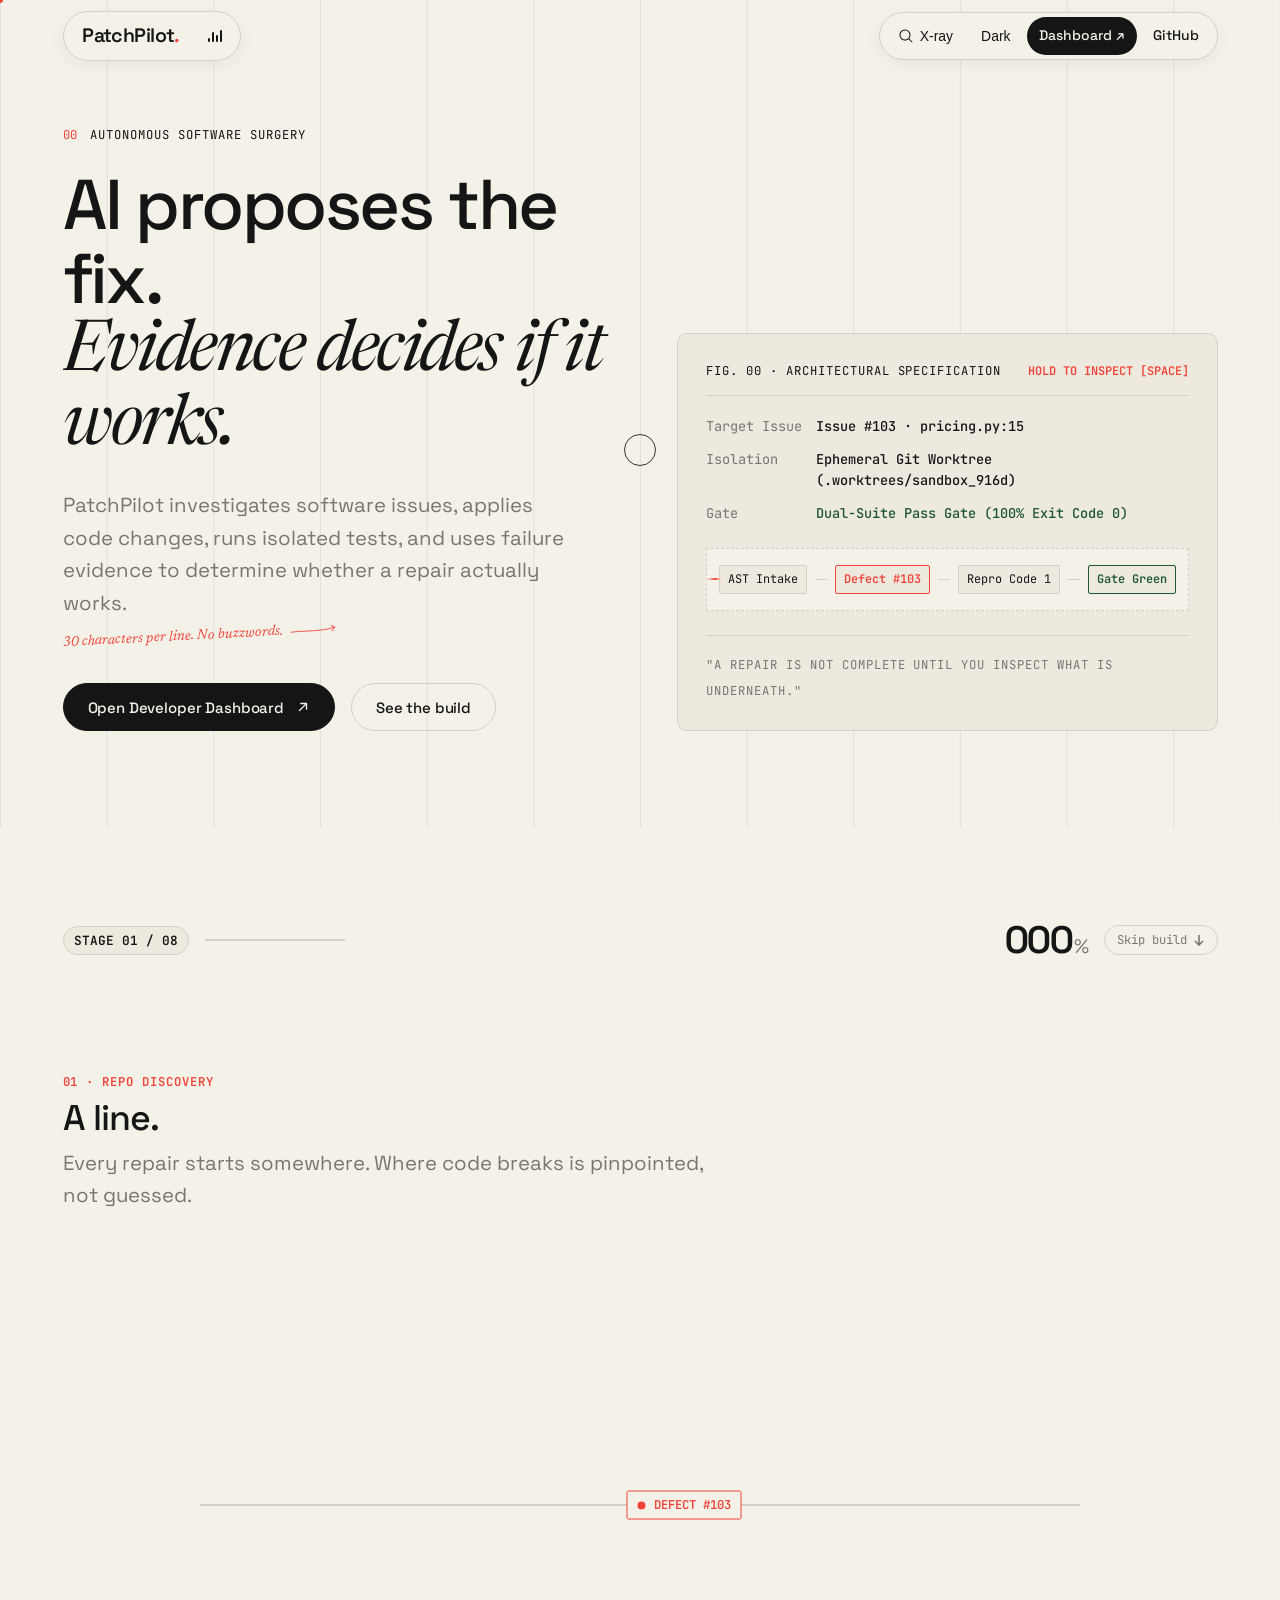
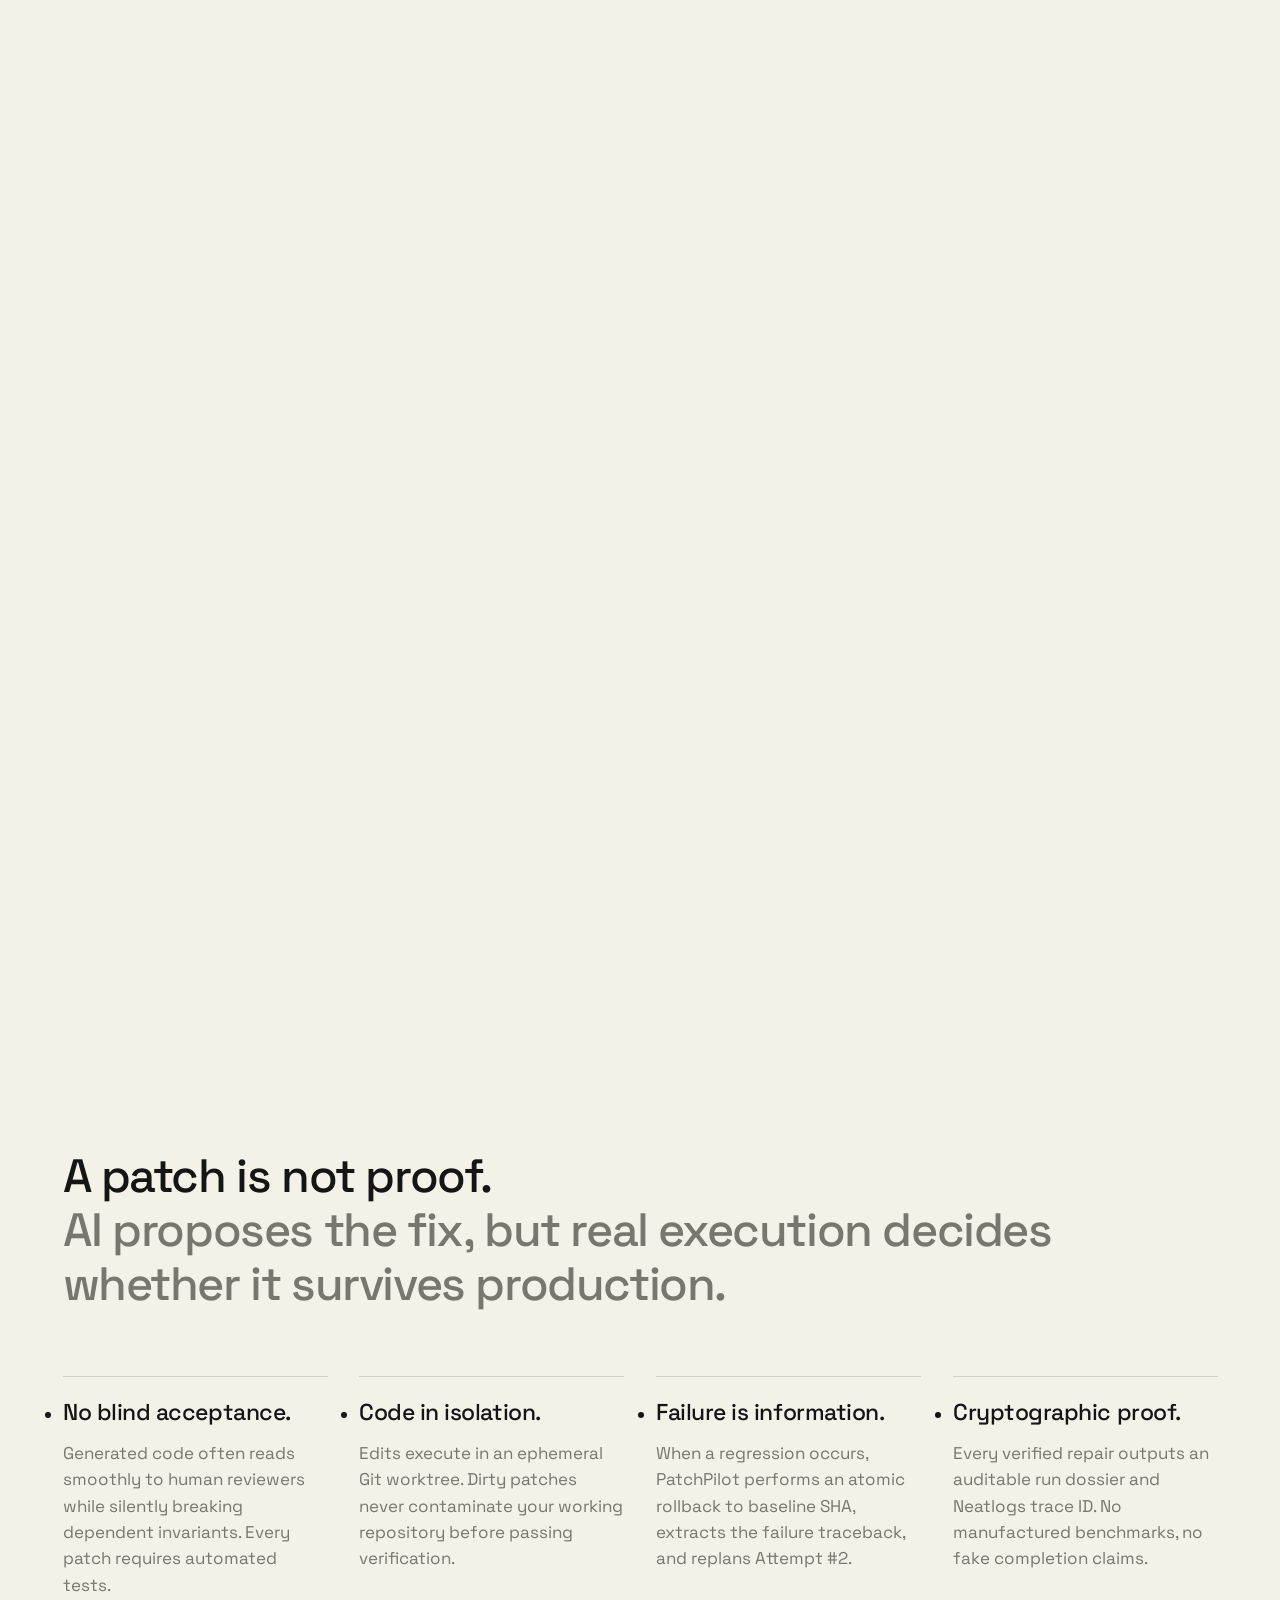
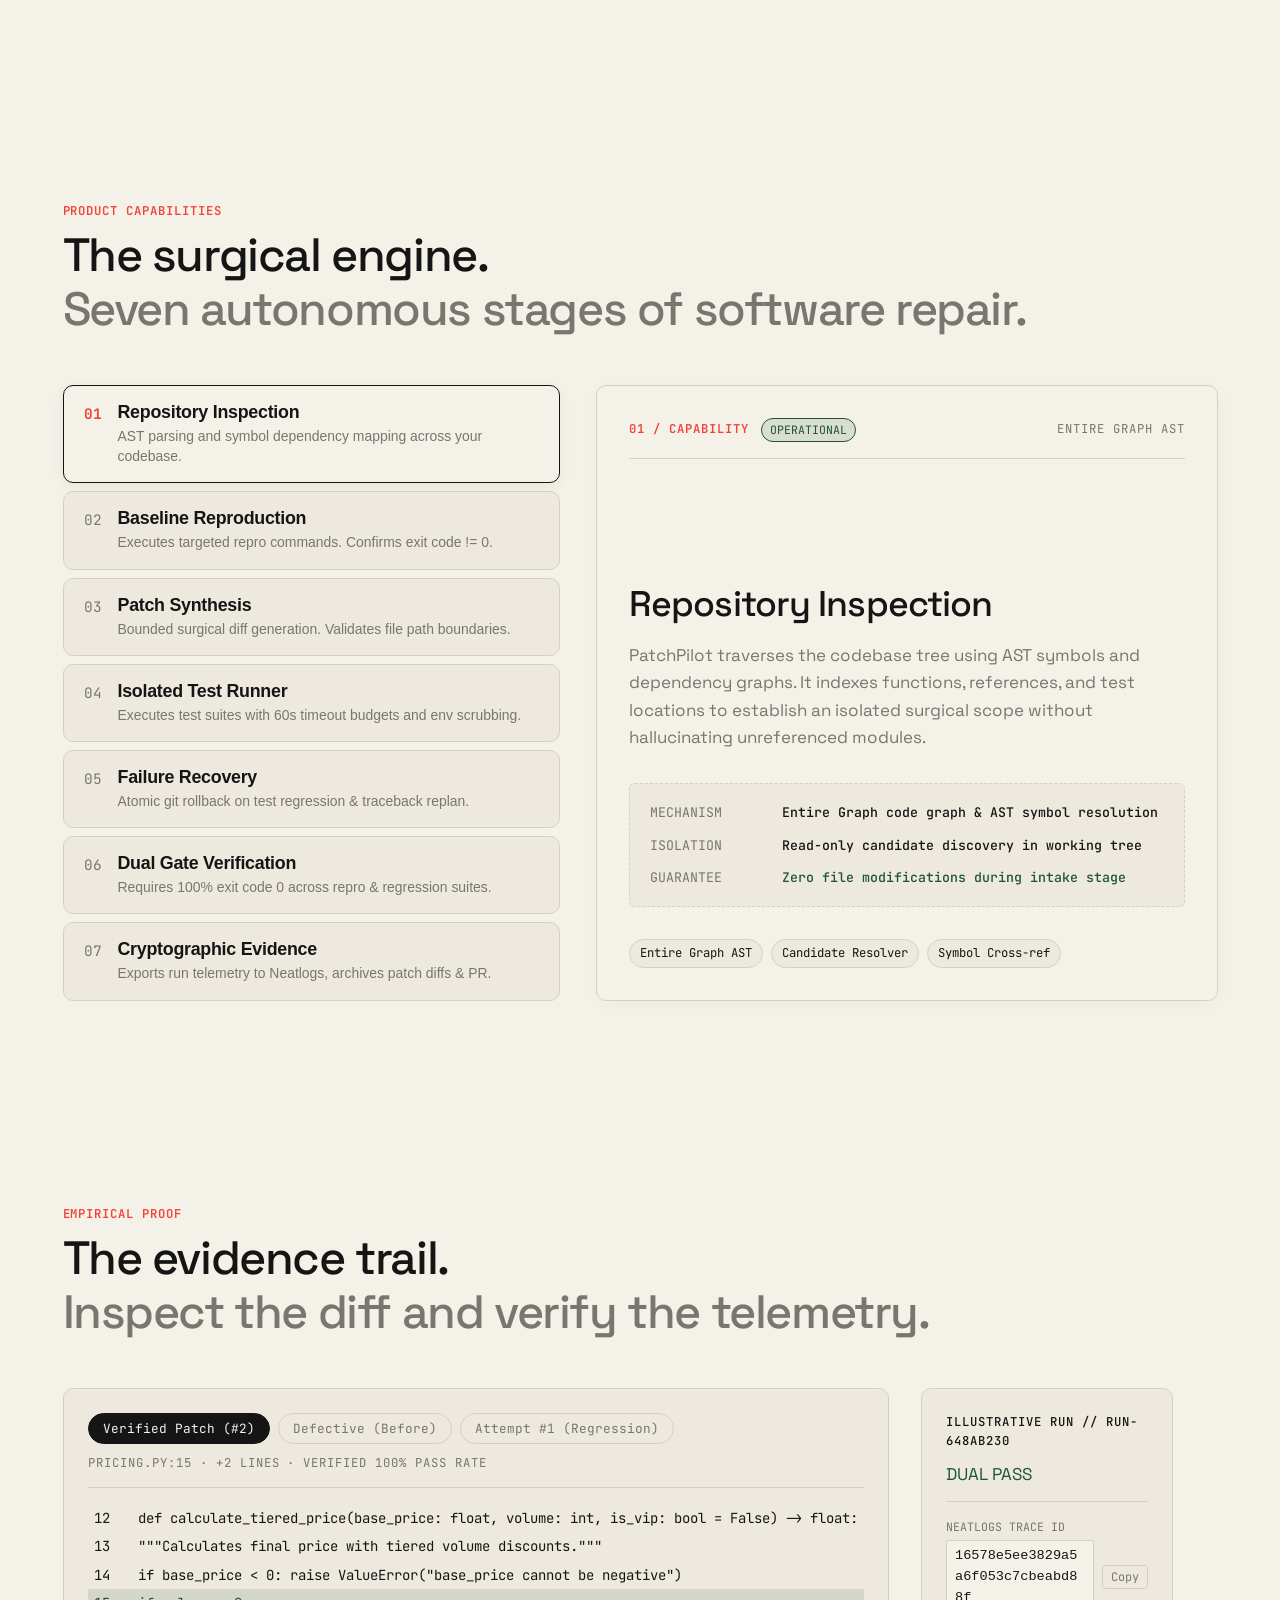
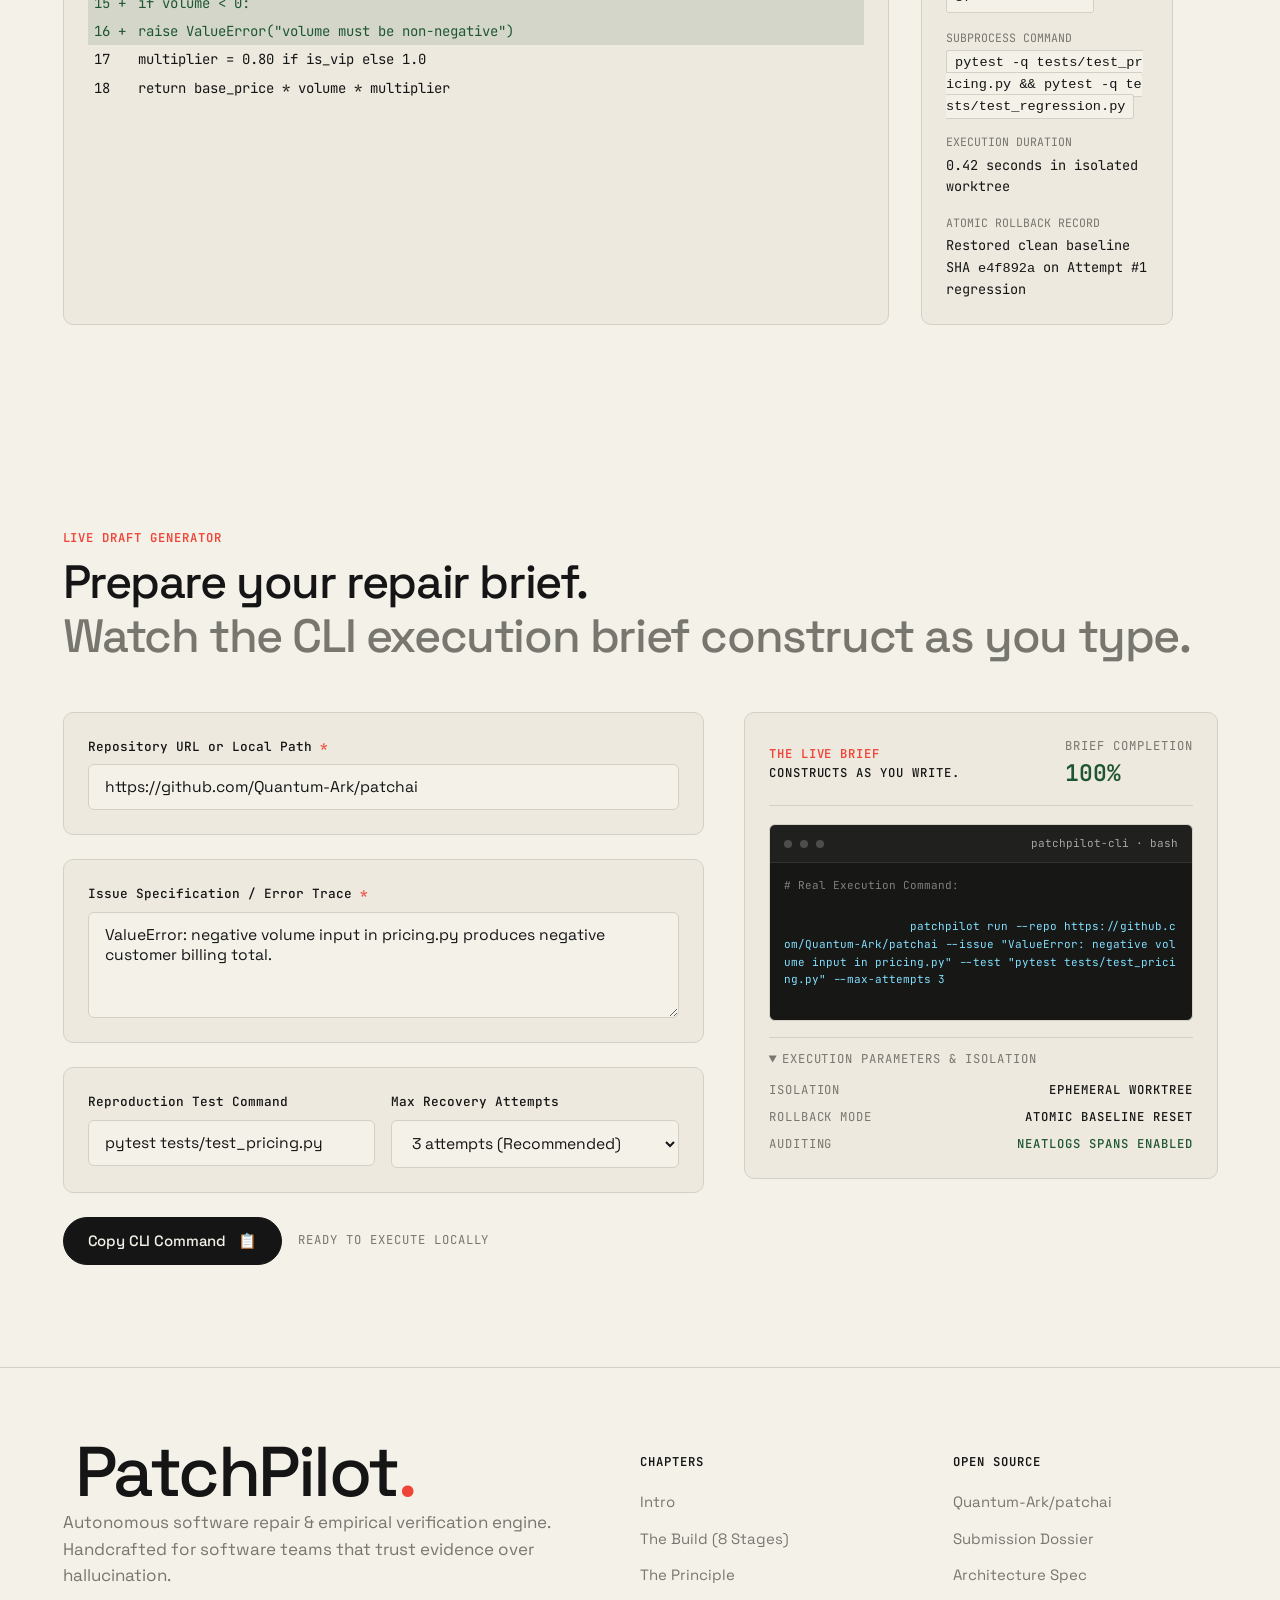
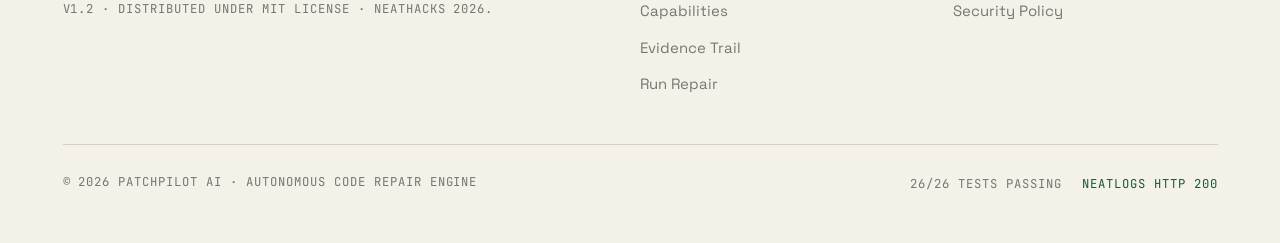
<file: web/index.html>
<!DOCTYPE html>
<html lang="en" data-theme="light">
<head>
  <meta charset="utf-8">
  <meta name="viewport" content="width=device-width, initial-scale=1">
  <title>PatchPilot AI — Autonomous Software Repair &amp; Empirical Proof</title>
  <meta name="description" content="AI proposes the fix. Evidence decides if it works. Autonomous code repair, baseline reproduction, atomic rollback, and empirical verification.">
  <link rel="preconnect" href="https://fonts.googleapis.com">
  <link rel="preconnect" href="https://fonts.gstatic.com" crossorigin>
  <link href="https://fonts.googleapis.com/css2?family=Space+Grotesk:wght@300;400;500;600;700&family=JetBrains+Mono:wght@400;500;600&family=Newsreader:ital,opsz,wght@1,6..72,400;1,6..72,500&display=swap" rel="stylesheet">
  <link rel="stylesheet" href="style.css">
</head>
<body class="metic-body">

  <a href="#main-content" class="skip-link">Skip to content</a>

  <!-- ======================================================================
       INTERACTIVE ARCHITECTURAL CURSOR
       ====================================================================== -->
  <div id="custom-cursor" class="custom-cursor" aria-hidden="true">
    <div class="cursor-dot" id="cursor-dot"></div>
    <div class="cursor-ring" id="cursor-ring">
      <span class="cursor-cross-h"></span>
      <span class="cursor-cross-v"></span>
    </div>
    <div class="cursor-badge" id="cursor-badge"></div>
  </div>

  <!-- ======================================================================
       SIGNATURE INTERACTION: THE INSPECTION LENS (X-RAY LAYER)
       ====================================================================== -->
  <div id="inspection-lens-layer" class="inspection-lens-layer" aria-hidden="true">
    <div id="lens-circle" class="lens-circle">
      <div class="lens-crosshair-h"></div>
      <div class="lens-crosshair-v"></div>
      <div class="lens-readout" id="lens-readout">
        <span class="readout-coord" id="readout-coord">X: 000  Y: 000</span>
        <span class="readout-target" id="readout-target">&lt;surface&gt;</span>
        <span class="readout-dim" id="readout-dim">0 × 0 px</span>
        <span class="readout-token" id="readout-token">--surface-base: #F4F1E9</span>
      </div>
    </div>
  </div>

  <!-- Blueprint X-Ray Guide Layer (Clipped to circular lens window) -->
  <div id="blueprint-guide-layer" class="blueprint-guide-layer" aria-hidden="true">
    <svg class="blueprint-svg-canvas" id="blueprint-svg" xmlns="http://www.w3.org/2000/svg"></svg>
  </div>

  <!-- ======================================================================
       HEADER: MINIMAL PRINTED ARCHITECTURAL PILL NAV
       ====================================================================== -->
  <header class="metic-header" id="site-header" data-inspect-label="nav-header">
    <div class="shell header-shell">
      
      <!-- Left Pill: Wordmark & Audio Toggle -->
      <div class="nav-pill nav-pill-left">
        <a href="#" class="brand-link" aria-label="PatchPilot AI home" data-inspect-label="wordmark">
          <span class="brand-text">PatchPilot<span class="text-accent">.</span></span>
        </a>
        <button type="button" class="btn-icon-sound" id="btn-sound-toggle" aria-pressed="false" aria-label="Toggle sound feedback" title="Toggle audio clicks">
          <span class="sound-bars" aria-hidden="true">
            <i></i><i></i><i></i><i></i>
          </span>
        </button>
      </div>

      <!-- Center Readout: Build Scroll Progress (Only active during #build-sequence) -->
      <div class="nav-center-readout" id="nav-center-readout" aria-hidden="true">
        <span class="nav-progress-track">
          <span class="nav-progress-fill" id="nav-progress-fill"></span>
        </span>
        <span class="measure" id="nav-step-label">01 / 08 · A line</span>
      </div>

      <!-- Right Pill: X-Ray, Theme Switcher, Quick Brief, Menu -->
      <div class="nav-pill nav-pill-right">
        <button type="button" class="nav-item btn-xray" id="btn-nav-xray" aria-pressed="false" title="X-ray: inspect underlying DOM geometry [Space]" data-inspect-label="btn-xray">
          <svg viewBox="0 0 256 256" width="16" height="16" fill="currentColor" aria-hidden="true">
            <path d="M229.66,218.34l-50.07-50.06a88.11,88.11,0,1,0-11.31,11.31l50.06,50.07a8,8,0,0,0,11.32-11.32ZM40,112a72,72,0,1,1,72,72A72.08,72.08,0,0,1,40,112Z"/>
          </svg>
          <span class="btn-label-desktop">X-ray</span>
        </button>

        <button type="button" class="nav-item btn-theme-toggle" id="btn-theme-toggle" aria-label="Toggle theme" title="Toggle light/dark theme">
          <span class="theme-label-text" id="theme-icon-label">Dark</span>
        </button>

        <a href="/dashboard.html" class="nav-item btn-start-nav max-md-hidden" data-inspect-label="link-dashboard">
          <span>Dashboard ↗</span>
        </a>

        <a href="https://github.com/Quantum-Ark/patchai" target="_blank" rel="noopener noreferrer" class="nav-item nav-github-link" title="GitHub Repository">
          <span>GitHub</span>
        </a>
      </div>

    </div>
  </header>

  <!-- ======================================================================
       MAIN CONTENT
       ====================================================================== -->
  <main id="main-content">

    <!-- --------------------------------------------------------------------
         HERO SECTION: CALM EDITORIAL INTRO WITH CALIBRATION BOARD
         -------------------------------------------------------------------- -->
    <section class="hero-section" id="hero" data-inspect-label="hero-section">
      <div class="shell">
        <div class="hero-grid" data-inspect-label="hero-grid">
          
          <div class="hero-content-col" data-inspect-label="hero-content">
            <div class="hero-eyebrow">
              <span class="measure text-accent">00</span>
              <span class="measure">AUTONOMOUS SOFTWARE SURGERY</span>
            </div>

            <h1 class="display-1 hero-headline" id="hero-headline" data-inspect-label="hero-headline">
              <span class="kinetic-line">
                <span class="kinetic-word" style="--w-idx: 0">AI</span>
                <span class="kinetic-word" style="--w-idx: 1">proposes</span>
                <span class="kinetic-word" style="--w-idx: 2">the</span>
                <span class="kinetic-word" style="--w-idx: 3">fix.</span>
              </span><br>
              <span class="kinetic-line heading-italic">
                <span class="kinetic-word" style="--w-idx: 4">Evidence</span>
                <span class="kinetic-word" style="--w-idx: 5">decides</span>
                <span class="kinetic-word" style="--w-idx: 6">if</span>
                <span class="kinetic-word" style="--w-idx: 7">it</span>
                <span class="kinetic-word" style="--w-idx: 8">works.</span>
              </span>
            </h1>

            <div class="hero-lead-wrapper">
              <p class="lead hero-lead" data-inspect-label="hero-lead">
                PatchPilot investigates software issues, applies code changes, runs isolated tests, and uses failure evidence to determine whether a repair actually works.
              </p>
              
              <!-- Subtle handwritten engineering annotation -->
              <span class="secret-annotation" style="--tilt: -3deg;" aria-hidden="true">
                <span class="annotation-text">30 characters per line. No buzzwords.</span>
                <svg viewBox="0 0 100 24" class="annotation-arrow" fill="none" stroke="currentColor" stroke-width="1.8">
                  <path d="M4 12C32 10 70 14 96 6M88 2L96 6L90 14"/>
                </svg>
              </span>
            </div>

            <div class="hero-actions">
              <a href="/dashboard.html" class="btn btn-primary" id="hero-cta-dashboard" data-inspect-label="btn-dashboard">
                <span class="btn-glow" aria-hidden="true"></span>
                <span>Open Developer Dashboard</span>
                <span class="btn-dot">
                  <svg viewBox="0 0 256 256" width="14" height="14" fill="currentColor">
                    <path d="M204,64V168a12,12,0,0,1-24,0V93L72.49,200.49a12,12,0,0,1-17-17L163,76H88a12,12,0,0,1,0-24H192A12,12,0,0,1,204,64Z"/>
                  </svg>
                </span>
              </a>

              <a href="#build-sequence" class="btn btn-secondary" id="hero-cta-build" data-inspect-label="btn-build">
                <span class="btn-glow" aria-hidden="true"></span>
                <span>See the build</span>
              </a>
            </div>
          </div>

          <!-- Right Hero Visual: Architectural Calibration Board -->
          <div class="hero-visual-col" data-inspect-label="hero-schematic">
            <div class="hero-schematic-board tilt-card" id="hero-board">
              <div class="board-top-bar">
                <span class="measure">FIG. 00 · ARCHITECTURAL SPECIFICATION</span>
                <button type="button" class="board-hold-prompt" id="btn-hero-inspect-prompt" title="Click to inspect underlying layout">
                  HOLD TO INSPECT [SPACE]
                </button>
              </div>

              <div class="board-body">
                <div class="board-meta-row">
                  <span class="board-key">Target Issue</span>
                  <span class="board-val">Issue #103 · pricing.py:15</span>
                </div>
                <div class="board-meta-row">
                  <span class="board-key">Isolation</span>
                  <span class="board-val">Ephemeral Git Worktree (.worktrees/sandbox_916d)</span>
                </div>
                <div class="board-meta-row">
                  <span class="board-key">Gate</span>
                  <span class="board-val text-verified">Dual-Suite Pass Gate (100% Exit Code 0)</span>
                </div>
                
                <!-- Animated DAG Pipeline Graphic -->
                <div class="board-diagram-wire">
                  <div class="wire-pulse-track" aria-hidden="true">
                    <span class="wire-pulse-node"></span>
                  </div>
                  <div class="wire-point wire-idle">AST Intake</div>
                  <div class="wire-dash"></div>
                  <div class="wire-point wire-defect">Defect #103</div>
                  <div class="wire-dash"></div>
                  <div class="wire-point wire-repro">Repro Code 1</div>
                  <div class="wire-dash"></div>
                  <div class="wire-point wire-verified">Gate Green</div>
                </div>
              </div>

              <div class="board-footer">
                <span class="measure text-secondary">"A repair is not complete until you inspect what is underneath."</span>
              </div>
            </div>
          </div>

        </div>
      </div>
    </section>

    <!-- --------------------------------------------------------------------
         PHASE 4 — SCROLL-DRIVEN CONSTRUCTION STORY (8 STAGES)
         -------------------------------------------------------------------- -->
    <section class="build-section" id="build-sequence" style="height: 380vh;" aria-label="From an issue to verification" data-inspect-label="build-sequence">
      <div class="build-sticky-stage" id="build-sticky-stage">
        
        <!-- Stable Stage Header Rail inside sticky stage -->
        <div class="build-hud-top">
          <div class="shell flex justify-between items-center">
            <div class="flex items-center gap-4">
              <span class="stage-tag" id="stage-badge-num">STAGE 01 / 08</span>
              <div class="stage-rail-wrap">
                <span class="stage-rail-fill" id="stage-rail-fill"></span>
              </div>
            </div>
            
            <div class="flex items-center gap-4">
              <div class="build-count-value tabular-nums" id="build-count-display">
                <span id="build-pct-num">000</span><span class="build-pct-unit">%</span>
              </div>
              <button type="button" class="btn-skip-build" id="btn-skip-build" title="Skip to next section">
                <span>Skip build</span>
                <svg viewBox="0 0 12 12" width="12" height="12" fill="none" stroke="currentColor" stroke-width="1.6" aria-hidden="true">
                  <path d="M6 1v10M2 7l4 4 4-4"/>
                </svg>
              </button>
            </div>
          </div>
        </div>

        <!-- Stable Narrative Title & Description Area -->
        <div class="build-narrative-area">
          <div class="shell">
            <div class="narrative-content-wrap">
              <div class="measure text-accent font-semibold mb-1" id="stage-eyebrow">01 · REPO DISCOVERY</div>
              <h2 class="display-3 stage-headline" id="stage-headline">A line.</h2>
              <p class="lead stage-desc" id="stage-desc">Every repair starts somewhere. Where code breaks is pinpointed, not guessed.</p>
            </div>
          </div>
        </div>

        <!-- Center Dynamic Graphic Deck -->
        <div class="build-canvas-center" id="build-canvas-center" data-inspect-label="build-canvas">
          
          <!-- Stage 01 Graphic: A line & defect marker -->
          <div class="stage-visual is-active" data-stage-vis="1">
            <div class="graphic-line-wire">
              <div class="wire-axis"></div>
              <div class="wire-defect-pin" id="demo-defect-pin">
                <span class="pin-pulse"></span>
                <span class="pin-tag">DEFECT #103</span>
              </div>
            </div>
          </div>

          <!-- Stage 02 Graphic: A grid & codebase tree -->
          <div class="stage-visual" data-stage-vis="2">
            <div class="graphic-grid-matrix">
              <div class="grid-ruler-col">src/pricing.py (AST mapped)</div>
              <div class="grid-ruler-col">tests/test_pricing.py (Repro)</div>
              <div class="grid-ruler-col">tests/test_regression.py (VIP Suite)</div>
            </div>
          </div>

          <!-- Stage 03 Graphic: A layout matrix -->
          <div class="stage-visual" data-stage-vis="3">
            <div class="graphic-layout-matrix">
              <div class="mat-card">
                <span class="measure text-secondary">AFFECTED REGION</span>
                <code class="mat-code">pricing.py::calculate_tiered_price</code>
              </div>
              <div class="mat-card">
                <span class="measure text-secondary">SANDBOX GUARD</span>
                <span class="mat-stat text-verified">Clean Worktree Isolated</span>
              </div>
            </div>
          </div>

          <!-- Stage 04 Graphic: A typeface hypothesis -->
          <div class="stage-visual" data-stage-vis="4">
            <div class="graphic-hypothesis-sheet">
              <div class="hypo-eyebrow">HYPOTHESIS SPECIFICATION // ATTEMPT #1</div>
              <div class="hypo-text">
                "Reject volume &lt; 0 via explicit ValueError while preserving VIP multiplier tier."
              </div>
            </div>
          </div>

          <!-- Stage 05 Graphic: A colour regression alert with radar oscilloscope -->
          <div class="stage-visual" data-stage-vis="5">
            <div class="graphic-failure-box">
              <div class="fail-badge text-accent flex items-center justify-between">
                <span>TEST REGRESSION INTERCEPTED</span>
                <span class="measure text-accent font-semibold">SIGNAL SPIKE</span>
              </div>
              <div class="fail-oscilloscope" aria-hidden="true">
                <svg viewBox="0 0 320 28" class="oscilloscope-svg">
                  <path d="M0,14 L60,14 L75,2 L90,26 L105,6 L120,20 L135,14 L320,14" class="oscilloscope-path" />
                </svg>
              </div>
              <pre class="fail-trace mt-2"><code>FAILED tests/test_regression.py::test_vip_discount
AssertionError: 80.0 != 100.0 (VIP multiplier violated)
ACTION: Executing atomic git rollback to baseline e4f892a</code></pre>
            </div>
          </div>

          <!-- Stage 06 Graphic: A line of code diff -->
          <div class="stage-visual" data-stage-vis="6">
            <div class="graphic-diff-deck">
              <div class="diff-header-bar">
                <span>pricing.py:15</span>
                <span class="text-verified">+2 lines validated</span>
              </div>
              <div class="diff-snippet-body">
                <div class="diff-r diff-r-del"><span class="d-n">16</span><span class="d-s">-</span><span>multiplier = 0.80 if is_vip else 1.0</span></div>
                <div class="diff-r diff-r-add"><span class="d-n">16</span><span class="d-s">+</span><span>if volume &lt; 0: raise ValueError("volume must be &gt;= 0")</span></div>
                <div class="diff-r diff-r-add"><span class="d-n">17</span><span class="d-s">+</span><span>multiplier = 0.80 if is_vip else 1.0</span></div>
              </div>
            </div>
          </div>

          <!-- Stage 07 Graphic: Online verification gate with gyroscope calibration -->
          <div class="stage-visual" data-stage-vis="7">
            <div class="graphic-proof-seal">
              <div class="seal-gyro-wrap">
                <svg viewBox="0 0 100 100" class="seal-gyro-svg" aria-hidden="true">
                  <circle cx="50" cy="50" r="42" class="gyro-ring-outer" stroke-dasharray="4 6" />
                  <circle cx="50" cy="50" r="34" class="gyro-ring-inner" stroke-dasharray="2 4" />
                </svg>
                <div class="seal-icon text-verified">✓</div>
              </div>
              <div class="seal-title">DUAL-SUITE PASS GATE: 100% GREEN</div>
              <div class="measure text-secondary">Neatlogs Trace ID: 16578e5ee3829a5a6f053c7cbeabd88f</div>
            </div>
          </div>

          <!-- Stage 08 Graphic: Your turn convergence button -->
          <div class="stage-visual" data-stage-vis="8">
            <div class="graphic-convergence-action">
              <a href="#repair-brief-section" class="btn btn-primary btn-large-convergence">
                <span class="btn-glow" aria-hidden="true"></span>
                <span>Prepare Your Repair Brief</span>
                <span class="btn-dot">→</span>
              </a>
            </div>
          </div>

        </div>

      </div>
    </section>

    <!-- --------------------------------------------------------------------
         PHASE 6A — THE PRINCIPLE ("A patch is not proof")
         -------------------------------------------------------------------- -->
    <section class="shell section-pad" id="principle-section" data-inspect-label="principle-section">
      <div class="section-header-block mb-16">
        <h2 class="display-2 max-w-[28ch]" data-inspect-label="stance-headline">
          A patch is not proof.<br>
          <span class="text-secondary">AI proposes the fix, but real execution decides whether it survives production.</span>
        </h2>
      </div>

      <ul class="principles-grid" role="list">
        <li class="principle-item rule pt-5 reveal-card" data-inspect-label="principle-01">
          <h3 class="display-4">No blind acceptance.</h3>
          <p class="mt-3 text-secondary">Generated code often reads smoothly to human reviewers while silently breaking dependent invariants. Every patch requires automated tests.</p>
        </li>
        <li class="principle-item rule pt-5 reveal-card" data-inspect-label="principle-02">
          <h3 class="display-4">Code in isolation.</h3>
          <p class="mt-3 text-secondary">Edits execute in an ephemeral Git worktree. Dirty patches never contaminate your working repository before passing verification.</p>
        </li>
        <li class="principle-item rule pt-5 reveal-card" data-inspect-label="principle-03">
          <h3 class="display-4">Failure is information.</h3>
          <p class="mt-3 text-secondary">When a regression occurs, PatchPilot performs an atomic rollback to baseline SHA, extracts the failure traceback, and replans Attempt #2.</p>
        </li>
        <li class="principle-item rule pt-5 reveal-card" data-inspect-label="principle-04">
          <h3 class="display-4">Cryptographic proof.</h3>
          <p class="mt-3 text-secondary">Every verified repair outputs an auditable run dossier and Neatlogs trace ID. No manufactured benchmarks, no fake completion claims.</p>
        </li>
      </ul>
    </section>

    <!-- --------------------------------------------------------------------
         PHASE 5 — CAPABILITIES: REFINED MASTER-DETAIL SYSTEM
         -------------------------------------------------------------------- -->
    <section class="shell section-pad" id="capabilities-section" aria-labelledby="capabilities-title" data-inspect-label="capabilities-section">
      <div class="section-header-block mb-12">
        <div class="measure text-accent font-semibold mb-2">PRODUCT CAPABILITIES</div>
        <h2 class="display-2 max-w-[24ch]" id="capabilities-title">
          The surgical engine.<br>
          <span class="text-secondary">Seven autonomous stages of software repair.</span>
        </h2>
      </div>

      <!-- Master-Detail Capabilities Layout -->
      <div class="capabilities-master-detail" id="capabilities-master-detail">
        
        <!-- Left: Interactive Capability List / Stepper -->
        <div class="cap-master-col" role="tablist" aria-label="Product capabilities">
          
          <button type="button" class="cap-nav-item is-active" data-cap-id="1" role="tab" aria-selected="true" id="cap-tab-1" aria-controls="cap-panel-detail">
            <span class="cap-num">01</span>
            <div class="cap-text-block">
              <span class="cap-title">Repository Inspection</span>
              <span class="cap-summary">AST parsing and symbol dependency mapping across your codebase.</span>
            </div>
          </button>

          <button type="button" class="cap-nav-item" data-cap-id="2" role="tab" aria-selected="false" id="cap-tab-2" aria-controls="cap-panel-detail">
            <span class="cap-num">02</span>
            <div class="cap-text-block">
              <span class="cap-title">Baseline Reproduction</span>
              <span class="cap-summary">Executes targeted repro commands. Confirms exit code != 0.</span>
            </div>
          </button>

          <button type="button" class="cap-nav-item" data-cap-id="3" role="tab" aria-selected="false" id="cap-tab-3" aria-controls="cap-panel-detail">
            <span class="cap-num">03</span>
            <div class="cap-text-block">
              <span class="cap-title">Patch Synthesis</span>
              <span class="cap-summary">Bounded surgical diff generation. Validates file path boundaries.</span>
            </div>
          </button>

          <button type="button" class="cap-nav-item" data-cap-id="4" role="tab" aria-selected="false" id="cap-tab-4" aria-controls="cap-panel-detail">
            <span class="cap-num">04</span>
            <div class="cap-text-block">
              <span class="cap-title">Isolated Test Runner</span>
              <span class="cap-summary">Executes test suites with 60s timeout budgets and env scrubbing.</span>
            </div>
          </button>

          <button type="button" class="cap-nav-item" data-cap-id="5" role="tab" aria-selected="false" id="cap-tab-5" aria-controls="cap-panel-detail">
            <span class="cap-num">05</span>
            <div class="cap-text-block">
              <span class="cap-title">Failure Recovery</span>
              <span class="cap-summary">Atomic git rollback on test regression & traceback replan.</span>
            </div>
          </button>

          <button type="button" class="cap-nav-item" data-cap-id="6" role="tab" aria-selected="false" id="cap-tab-6" aria-controls="cap-panel-detail">
            <span class="cap-num">06</span>
            <div class="cap-text-block">
              <span class="cap-title">Dual Gate Verification</span>
              <span class="cap-summary">Requires 100% exit code 0 across repro & regression suites.</span>
            </div>
          </button>

          <button type="button" class="cap-nav-item" data-cap-id="7" role="tab" aria-selected="false" id="cap-tab-7" aria-controls="cap-panel-detail">
            <span class="cap-num">07</span>
            <div class="cap-text-block">
              <span class="cap-title">Cryptographic Evidence</span>
              <span class="cap-summary">Exports run telemetry to Neatlogs, archives patch diffs & PR.</span>
            </div>
          </button>

        </div>

        <!-- Right: Focused Capability Detail Card with 3D Tilt -->
        <div class="cap-detail-col" id="cap-panel-detail" role="tabpanel" aria-labelledby="cap-tab-1">
          <div class="cap-detail-card tilt-card" id="cap-tilt-card">
            <div class="cap-card-header">
              <div class="flex items-center gap-3">
                <span class="measure text-accent font-semibold" id="cap-detail-num">01 / CAPABILITY</span>
                <span class="cap-status-pill" id="cap-detail-badge">OPERATIONAL</span>
              </div>
              <span class="measure text-secondary" id="cap-detail-tag">Entire Graph AST</span>
            </div>

            <div class="cap-card-body">
              <h3 class="display-3" id="cap-detail-title">Repository Inspection</h3>
              <p class="cap-detail-desc" id="cap-detail-desc">
                PatchPilot traverses the codebase tree using AST symbols and dependency graphs. It indexes functions, references, and test locations to establish an isolated surgical scope without hallucinating unreferenced modules.
              </p>

              <!-- Technical Specification Box -->
              <div class="cap-spec-box">
                <div class="cap-spec-row">
                  <span class="spec-label">MECHANISM</span>
                  <span class="spec-value" id="cap-spec-mechanism">Entire Graph code graph & AST symbol resolution</span>
                </div>
                <div class="cap-spec-row">
                  <span class="spec-label">ISOLATION</span>
                  <span class="spec-value" id="cap-spec-isolation">Read-only candidate discovery in working tree</span>
                </div>
                <div class="cap-spec-row">
                  <span class="spec-label">GUARANTEE</span>
                  <span class="spec-value text-verified" id="cap-spec-guarantee">Zero file modifications during intake stage</span>
                </div>
              </div>

              <!-- Badges / Evidence tags -->
              <div class="cap-tags-row" id="cap-detail-chips">
                <span class="fan-chip">Entire Graph AST</span>
                <span class="fan-chip">Candidate Resolver</span>
                <span class="fan-chip">Symbol Cross-ref</span>
              </div>
            </div>
          </div>
        </div>

      </div>
    </section>

    <!-- --------------------------------------------------------------------
         PHASE 6C & 6D — THE REAL DIFF & EVIDENCE TRAIL
         -------------------------------------------------------------------- -->
    <section class="shell section-pad" id="evidence-section" data-inspect-label="evidence-section">
      <div class="section-header-block mb-12">
        <div class="measure text-accent font-semibold mb-2">EMPIRICAL PROOF</div>
        <h2 class="display-2 max-w-[20ch]">
          The evidence trail.<br>
          <span class="text-secondary">Inspect the diff and verify the telemetry.</span>
        </h2>
      </div>

      <div class="evidence-split-grid">
        <!-- Interactive Code Diff Box with 3D Tilt -->
        <div class="diff-card-box tilt-card" id="diff-card-tilt" data-inspect-label="diff-viewer">
          <div class="diff-bar-top">
            <div class="diff-nav-tabs">
              <button class="btn-diff-tab active" data-view="verified" id="tab-v">Verified Patch (#2)</button>
              <button class="btn-diff-tab" data-view="defective" id="tab-d">Defective (Before)</button>
              <button class="btn-diff-tab" data-view="regression" id="tab-r">Attempt #1 (Regression)</button>
            </div>
            <span class="measure text-secondary" id="diff-status-indicator">pricing.py:15 · +2 lines</span>
          </div>

          <div class="diff-view-pane" id="diff-view-pane">
            <!-- Dynamically populated via app.js -->
          </div>
        </div>

        <!-- Telemetry Trail Box -->
        <div class="telemetry-card-box tilt-card" id="tel-card-tilt" data-inspect-label="telemetry-box">
          <div class="tel-bar-top">
            <span class="measure font-medium">ILLUSTRATIVE RUN // RUN-648AB230</span>
            <span class="tel-badge-verified text-verified">DUAL PASS</span>
          </div>
          
          <div class="tel-content">
            <div class="tel-row">
              <span class="tel-label">NEATLOGS TRACE ID</span>
              <div class="tel-copy-row">
                <code class="tel-code" id="trace-id-val">16578e5ee3829a5a6f053c7cbeabd88f</code>
                <button class="btn-copy-sm" id="btn-copy-trace-id" title="Copy Trace ID">Copy</button>
              </div>
            </div>
            <div class="tel-row">
              <span class="tel-label">SUBPROCESS COMMAND</span>
              <code class="tel-code">pytest -q tests/test_pricing.py &amp;&amp; pytest -q tests/test_regression.py</code>
            </div>
            <div class="tel-row">
              <span class="tel-label">EXECUTION DURATION</span>
              <span class="tel-val">0.42 seconds in isolated worktree</span>
            </div>
            <div class="tel-row">
              <span class="tel-label">ATOMIC ROLLBACK RECORD</span>
              <span class="tel-val">Restored clean baseline SHA <code>e4f892a</code> on Attempt #1 regression</span>
            </div>
          </div>
        </div>
      </div>
    </section>

    <!-- --------------------------------------------------------------------
         PHASE 7 — LIVE DRAFT BRIEFING EXPERIENCE
         -------------------------------------------------------------------- -->
    <section class="shell section-pad" id="repair-brief-section" aria-labelledby="brief-title" data-inspect-label="brief-section">
      <div class="section-header-block mb-12">
        <div class="measure text-accent font-semibold mb-2">LIVE DRAFT GENERATOR</div>
        <h2 class="display-2 max-w-[24ch]" id="brief-title">
          Prepare your repair brief.<br>
          <span class="text-secondary">Watch the CLI execution brief construct as you type.</span>
        </h2>
      </div>

      <div class="brief-split-layout">
        
        <!-- Left: The Interactive Form -->
        <form class="brief-form" id="brief-form" novalidate onsubmit="return false;" data-inspect-label="brief-form">
          
          <div class="form-step-block">
            <div class="field-group">
              <label for="f-repo" class="field-label">Repository URL or Local Path <span class="text-accent">*</span></label>
              <input type="text" id="f-repo" class="field-input" placeholder="https://github.com/Quantum-Ark/patchai or ." value="https://github.com/Quantum-Ark/patchai" required>
            </div>
          </div>

          <div class="form-step-block">
            <div class="field-group">
              <label for="f-issue" class="field-label">Issue Specification / Error Trace <span class="text-accent">*</span></label>
              <textarea id="f-issue" class="field-input resize-y" rows="4" placeholder="Describe the failure or paste pytest output...">ValueError: negative volume input in pricing.py produces negative customer billing total.</textarea>
            </div>
          </div>

          <div class="form-step-block">
            <div class="grid gap-4 sm-grid-cols-2">
              <div class="field-group">
                <label for="f-test-cmd" class="field-label">Reproduction Test Command</label>
                <input type="text" id="f-test-cmd" class="field-input" placeholder="pytest -k test_negative_input" value="pytest tests/test_pricing.py">
              </div>
              <div class="field-group">
                <label for="f-max-attempts" class="field-label">Max Recovery Attempts</label>
                <select id="f-max-attempts" class="field-input">
                  <option value="1">1 attempt (Zero retry)</option>
                  <option value="2">2 attempts</option>
                  <option value="3" selected>3 attempts (Recommended)</option>
                </select>
              </div>
            </div>
          </div>

          <div class="form-actions-row">
            <button type="button" class="btn btn-primary" id="btn-copy-cli-command">
              <span class="btn-glow" aria-hidden="true"></span>
              <span id="btn-copy-label">Copy CLI Command</span>
              <span class="btn-dot">📋</span>
            </button>
            <span class="measure text-secondary" id="form-feedback-status">Ready to execute locally</span>
          </div>

        </form>

        <!-- Right: The Live Updating Draft Browser Box -->
        <aside class="brief-draft-aside" data-inspect-label="brief-draft">
          <div class="brief-draft-card sticky top-28">
            <div class="draft-card-header">
              <div>
                <div class="measure text-accent font-semibold">THE LIVE BRIEF</div>
                <div class="measure text-primary font-medium">Constructs as you write.</div>
              </div>
              <div class="text-right">
                <div class="measure text-secondary">Brief Completion</div>
                <div class="draft-count-val tabular-nums" id="draft-pct-display">100%</div>
              </div>
            </div>

            <!-- Terminal Browser Frame -->
            <div class="draft-terminal-frame">
              <div class="terminal-bar">
                <span class="terminal-dots"><i></i><i></i><i></i></span>
                <span class="terminal-title">patchpilot-cli · bash</span>
              </div>
              <div class="terminal-code-body">
                <div class="term-line"><span class="term-dim"># Real Execution Command:</span></div>
                <div class="term-command" id="live-cli-preview">
                  patchpilot run --repo https://github.com/Quantum-Ark/patchai --issue "ValueError: negative volume input in pricing.py" --test "pytest tests/test_pricing.py" --max-attempts 3
                </div>
              </div>
            </div>

            <!-- Execution Parameters Disclosure -->
            <details class="draft-details-disclosure mt-4" open>
              <summary class="measure text-secondary cursor-pointer py-1 select-none">Execution Parameters &amp; Isolation</summary>
              <div class="draft-summary-meta mt-3">
                <div class="meta-row">
                  <span class="measure text-secondary">Isolation</span>
                  <span class="measure text-primary font-medium">Ephemeral Worktree</span>
                </div>
                <div class="meta-row">
                  <span class="measure text-secondary">Rollback Mode</span>
                  <span class="measure text-primary font-medium">Atomic Baseline Reset</span>
                </div>
                <div class="meta-row">
                  <span class="measure text-secondary">Auditing</span>
                  <span class="measure text-verified font-medium">Neatlogs Spans Enabled</span>
                </div>
              </div>
            </details>
          </div>
        </aside>

      </div>
    </section>

  </main>

  <!-- ======================================================================
       FOOTER: RESTRAINED CRAFTSMANSHIP
       ====================================================================== -->
  <footer class="metic-footer rule" data-inspect-label="site-footer">
    <div class="shell">
      <div class="footer-grid">
        <div class="footer-col-main">
          <a href="#" class="brand-link" aria-label="PatchPilot AI home">
            <span class="brand-text display-1">PatchPilot<span class="text-accent">.</span></span>
          </a>
          <p class="mt-4 max-w-xs text-secondary text-sm">
            Autonomous software repair &amp; empirical verification engine. Handcrafted for software teams that trust evidence over hallucination.
          </p>
          <p class="measure text-secondary mt-3">
            v1.2 · Distributed under MIT License · neatHacks 2026.
          </p>
        </div>

        <div class="footer-col-nav">
          <p class="measure text-primary font-semibold mb-4">Chapters</p>
          <ul class="footer-links-list">
            <li><a href="#hero">Intro</a></li>
            <li><a href="#build-sequence">The Build (8 Stages)</a></li>
            <li><a href="#principle-section">The Principle</a></li>
            <li><a href="#capabilities-section">Capabilities</a></li>
            <li><a href="#evidence-section">Evidence Trail</a></li>
            <li><a href="#repair-brief-section">Run Repair</a></li>
          </ul>
        </div>

        <div class="footer-col-code">
          <p class="measure text-primary font-semibold mb-4">Open Source</p>
          <ul class="footer-links-list">
            <li><a href="https://github.com/Quantum-Ark/patchai" target="_blank" rel="noopener noreferrer">Quantum-Ark/patchai</a></li>
            <li><a href="https://github.com/Quantum-Ark/patchai/blob/main/SUBMISSION_EVIDENCE.md" target="_blank" rel="noopener noreferrer">Submission Dossier</a></li>
            <li><a href="https://github.com/Quantum-Ark/patchai/blob/main/docs/architecture.md" target="_blank" rel="noopener noreferrer">Architecture Spec</a></li>
            <li><a href="https://github.com/Quantum-Ark/patchai/blob/main/docs/security.md" target="_blank" rel="noopener noreferrer">Security Policy</a></li>
          </ul>
        </div>
      </div>

      <div class="footer-bottom-bar rule mt-12 pt-6">
        <p class="measure text-secondary">© 2026 PatchPilot AI · Autonomous Code Repair Engine</p>
        <ul class="footer-legal-links">
          <li><span class="measure text-secondary">26/26 Tests Passing</span></li>
          <li><span class="measure text-verified">Neatlogs HTTP 200</span></li>
        </ul>
      </div>
    </div>
  </footer>

  <script src="app.js"></script>
</body>
</html>
</file>
<file: web/style.css>
/* ==========================================================================
   PatchPilot AI — Reverse-Engineered Design System
   Inspired by metic.studio: Precision, Typographic Discipline & Construction
   ========================================================================== */

:root {
  /* Surface Tokens (Light - Default) */
  --surface-base: #F4F1E9;
  --surface-secondary: #EDE9DF;
  --surface-elevated: #E5E1D5;
  --surface-inverse: #171816;
  --surface-paper-2: #EAE6DC;

  /* Typography Tokens */
  --text-primary: #151515;
  --text-secondary: #77766F;
  --text-tertiary: #9E9D95;
  --text-inverse: #F4F1E9;

  /* Hairlines & Rules */
  --border-default: #D4D0C5;
  --border-strong: #151515;
  --border-subtle: rgba(21, 21, 21, 0.08);

  /* Semantic State Accents */
  --accent-primary: #F04438;        /* Signal Red */
  --accent-subtle: rgba(240, 68, 56, 0.12);
  --status-verified: #1E5631;       /* Deep Restrained Green */
  --status-verified-bg: rgba(30, 86, 49, 0.12);
  --blueprint-line: #2C82C9;
  --focus-ring: rgba(240, 68, 56, 0.45);

  /* Typography Fonts */
  --font-sans: 'Space Grotesk', -apple-system, BlinkMacSystemFont, 'Segoe UI', Roboto, sans-serif;
  --font-serif: 'Newsreader', Georgia, serif;
  --font-mono: 'JetBrains Mono', ui-monospace, SFMono-Regular, Menlo, Monaco, Consolas, monospace;

  /* Shell & Spacing */
  --shell-max: 1240px;
  --nav-h: 72px;
  --radius-media: 10px;
  --radius-pill: 9999px;

  /* Motion & Easing */
  --ease-lens: cubic-bezier(0.16, 1, 0.3, 1);
  --ease-soft: cubic-bezier(0.25, 0.8, 0.25, 1);
}

/* Dark Theme Overrides */
[data-theme="dark"] {
  --surface-base: #111312;
  --surface-secondary: #171A19;
  --surface-elevated: #202422;
  --surface-inverse: #F4F1E9;
  --surface-paper-2: #1B1E1D;

  --text-primary: #F4F1E9;
  --text-secondary: #9E9D95;
  --text-tertiary: #6E706A;
  --text-inverse: #111312;

  --border-default: rgba(244, 241, 233, 0.14);
  --border-strong: #F4F1E9;
  --border-subtle: rgba(244, 241, 233, 0.06);

  --accent-primary: #F04438;
  --status-verified: #4BB543;
  --status-verified-bg: rgba(75, 181, 67, 0.15);
}

/* ==========================================================================
   Base & Reset
   ========================================================================== */
*, *::before, *::after {
  box-sizing: border-box;
  margin: 0;
  padding: 0;
}

html {
  font-size: 17px;
  background-color: var(--surface-base);
  color: var(--text-primary);
  font-family: var(--font-sans);
  scroll-behavior: smooth;
  -webkit-font-smoothing: antialiased;
  -moz-osx-font-smoothing: grayscale;
}

body.metic-body {
  position: relative;
  min-height: 100vh;
  line-height: 1.55;
  background-color: var(--surface-base);
  color: var(--text-primary);
  overflow-x: hidden;
  transition: background-color 0.3s ease, color 0.3s ease;
}

body.is-inspecting {
  user-select: none !important;
  -webkit-user-select: none !important;
  cursor: crosshair !important;
}

/* Subtle Architectural 12-Column Grid Background */
body.metic-body::before {
  content: '';
  position: fixed;
  top: 0;
  left: 0;
  width: 100vw;
  height: 100vh;
  background-image: 
    linear-gradient(to right, var(--border-subtle) 1px, transparent 1px);
  background-size: calc(100vw / 12) 100%;
  pointer-events: none;
  z-index: 0;
}

/* Container Shell */
.shell {
  width: 100%;
  max-width: var(--shell-max);
  margin: 0 auto;
  padding: 0 clamp(1.25rem, 4vw, 2.5rem);
  position: relative;
  z-index: 1;
}

/* Consistent section spacing & anchor offset */
.section-pad {
  padding-top: clamp(4.5rem, 8vw, 8rem);
  padding-bottom: clamp(4.5rem, 8vw, 8rem);
}

section, header, footer {
  scroll-margin-top: calc(var(--nav-h) + 2rem);
}

/* Skip Link */
.skip-link {
  position: absolute;
  top: -60px;
  left: 20px;
  background: var(--text-primary);
  color: var(--surface-base);
  padding: 10px 16px;
  z-index: 999;
  font-family: var(--font-mono);
  font-size: 0.8rem;
  transition: top 0.2s ease;
}

.skip-link:focus {
  top: 16px;
}

/* Typography Classes */
.display-1 {
  font-size: clamp(2.5rem, 5.5vw, 4.25rem);
  line-height: 1.05;
  font-weight: 500;
  letter-spacing: -0.035em;
  color: var(--text-primary);
}

.display-2 {
  font-size: clamp(1.85rem, 3.8vw, 2.75rem);
  line-height: 1.15;
  font-weight: 500;
  letter-spacing: -0.03em;
  color: var(--text-primary);
}

.display-3 {
  font-size: clamp(1.5rem, 2.8vw, 2.1rem);
  line-height: 1.25;
  font-weight: 500;
  letter-spacing: -0.025em;
  color: var(--text-primary);
}

.display-4 {
  font-size: clamp(1.15rem, 2vw, 1.35rem);
  line-height: 1.35;
  font-weight: 500;
  letter-spacing: -0.02em;
  color: var(--text-primary);
}

.lead {
  font-size: clamp(1.05rem, 1.8vw, 1.2rem);
  line-height: 1.6;
  color: var(--text-secondary);
}

.measure {
  font-family: var(--font-mono);
  font-size: 0.72rem;
  letter-spacing: 0.08em;
  text-transform: uppercase;
}

.tabular-nums {
  font-variant-numeric: tabular-nums;
}

/* Utility Helpers */
.text-accent { color: var(--accent-primary) !important; }
.text-verified { color: var(--status-verified) !important; }
.text-secondary { color: var(--text-secondary) !important; }
.text-primary { color: var(--text-primary) !important; }
.font-medium { font-weight: 500; }
.font-semibold { font-weight: 600; }
.heading-italic {
  font-family: var(--font-serif);
  font-style: italic;
  font-weight: 400;
}

.rule {
  border-top: 1px solid var(--border-default);
}

.flex { display: flex; }
.items-center { align-items: center; }
.items-start { align-items: flex-start; }
.items-end { align-items: flex-end; }
.justify-between { justify-content: space-between; }
.gap-2 { gap: 8px; }
.gap-3 { gap: 12px; }
.gap-4 { gap: 16px; }
.mb-1 { margin-bottom: 4px; }
.mb-2 { margin-bottom: 8px; }
.mb-3 { margin-bottom: 12px; }
.mb-4 { margin-bottom: 16px; }
.mb-8 { margin-bottom: 32px; }
.mb-12 { margin-bottom: 48px; }
.mb-16 { margin-bottom: 64px; }
.mt-2 { margin-top: 8px; }
.mt-3 { margin-top: 12px; }
.mt-4 { margin-top: 16px; }
.mt-12 { margin-top: 48px; }
.pt-5 { padding-top: 20px; }
.pt-6 { padding-top: 24px; }
.select-none { user-select: none; }
.cursor-pointer { cursor: pointer; }
.max-md-hidden { display: inline-flex; }

@media (max-width: 768px) {
  .max-md-hidden { display: none !important; }
}

/* Buttons */
.btn {
  display: inline-flex;
  align-items: center;
  gap: 12px;
  height: 48px;
  padding: 0 24px;
  border-radius: var(--radius-pill);
  font-family: var(--font-sans);
  font-size: 0.88rem;
  font-weight: 500;
  letter-spacing: -0.01em;
  text-decoration: none;
  cursor: pointer;
  transition: all 0.2s ease;
  position: relative;
  overflow: hidden;
  border: 1px solid transparent;
}

.btn-primary {
  background-color: var(--text-primary);
  color: var(--surface-base);
  border-color: var(--text-primary);
}

.btn-primary:hover {
  background-color: var(--accent-primary);
  border-color: var(--accent-primary);
  color: #FFFFFF;
}

.btn-secondary {
  background-color: transparent;
  color: var(--text-primary);
  border-color: var(--border-default);
}

.btn-secondary:hover {
  border-color: var(--text-primary);
  background-color: var(--surface-secondary);
}

.btn-dot {
  display: flex;
  align-items: center;
  justify-content: center;
}

/* Handwritten / Secret Engineering Annotations */
.secret-annotation {
  display: inline-flex;
  align-items: center;
  gap: 6px;
  font-family: var(--font-serif);
  font-style: italic;
  font-size: 0.82rem;
  color: var(--accent-primary);
  transform: rotate(var(--tilt, -2deg));
  user-select: none;
  pointer-events: none;
}

.annotation-arrow {
  width: 48px;
  height: 12px;
}

/* ==========================================================================
   HEADER: MINIMAL ARCHITECTURAL PILL NAV
   ========================================================================== */
.metic-header {
  position: fixed;
  top: 0;
  left: 0;
  right: 0;
  height: var(--nav-h);
  z-index: 100;
  pointer-events: none;
}

.header-shell {
  display: flex;
  align-items: center;
  justify-content: space-between;
  height: 100%;
}

.nav-pill {
  pointer-events: auto;
  display: flex;
  align-items: center;
  gap: 4px;
  padding: 4px 6px;
  background-color: var(--surface-base);
  border: 1px solid var(--border-default);
  border-radius: var(--radius-pill);
  box-shadow: 0 4px 16px rgba(0, 0, 0, 0.05);
  backdrop-filter: blur(12px);
  -webkit-backdrop-filter: blur(12px);
}

.brand-link {
  text-decoration: none;
  color: var(--text-primary);
  font-weight: 600;
  font-size: 1.15rem;
  letter-spacing: -0.03em;
  padding: 0 12px;
  height: 40px;
  display: flex;
  align-items: center;
}

.btn-icon-sound {
  background: none;
  border: none;
  width: 38px;
  height: 38px;
  display: grid;
  place-items: center;
  cursor: pointer;
  color: var(--text-primary);
  border-radius: 50%;
}

.sound-bars {
  display: flex;
  align-items: flex-end;
  gap: 2px;
  height: 12px;
}

.sound-bars i {
  width: 2px;
  background-color: currentColor;
  border-radius: 1px;
}

.sound-bars i:nth-child(1) { height: 4px; }
.sound-bars i:nth-child(2) { height: 10px; }
.sound-bars i:nth-child(3) { height: 7px; }
.sound-bars i:nth-child(4) { height: 12px; }

.nav-center-readout {
  display: flex;
  align-items: center;
  gap: 12px;
  pointer-events: none;
  opacity: 0;
  transition: opacity 0.3s ease;
  background-color: var(--surface-base);
  border: 1px solid var(--border-default);
  padding: 6px 14px;
  border-radius: var(--radius-pill);
  box-shadow: 0 4px 16px rgba(0, 0, 0, 0.05);
}

.nav-center-readout.is-active {
  opacity: 1;
}

.nav-progress-track {
  width: 64px;
  height: 2px;
  background-color: var(--border-default);
  position: relative;
  overflow: hidden;
}

.nav-progress-fill {
  position: absolute;
  top: 0;
  left: 0;
  height: 100%;
  width: 0%;
  background-color: var(--accent-primary);
  transition: width 0.1s linear;
}

.nav-item {
  text-decoration: none;
  color: var(--text-primary);
  font-size: 0.82rem;
  font-weight: 500;
  padding: 0 12px;
  height: 38px;
  display: inline-flex;
  align-items: center;
  gap: 6px;
  border-radius: var(--radius-pill);
  background: none;
  border: none;
  cursor: pointer;
  transition: all 0.15s ease;
}

.nav-item:hover {
  background-color: var(--surface-secondary);
}

.btn-start-nav {
  background-color: var(--text-primary);
  color: var(--surface-base);
}

.btn-start-nav:hover {
  background-color: var(--accent-primary);
  color: #FFFFFF;
}

/* ==========================================================================
   SIGNATURE INTERACTION: THE INSPECTION LENS (X-RAY)
   ========================================================================== */
.inspection-lens-layer {
  position: fixed;
  top: 0;
  left: 0;
  width: 100vw;
  height: 100vh;
  pointer-events: none;
  z-index: 950;
  opacity: 0;
  transition: opacity 0.2s var(--ease-lens);
}

.inspection-lens-layer.is-active {
  opacity: 1;
}

.lens-circle {
  position: absolute;
  width: 280px;
  height: 280px;
  border-radius: 50%;
  border: 1px solid rgba(255, 255, 255, 0.4);
  box-shadow: 0 0 0 1px rgba(21, 21, 21, 0.85), 0 24px 60px rgba(0, 0, 0, 0.35);
  pointer-events: none;
  transform: translate(-50%, -50%);
  overflow: visible;
}

.lens-crosshair-h, .lens-crosshair-v {
  position: absolute;
  background-color: rgba(240, 68, 56, 0.75);
}

.lens-crosshair-h {
  top: 50%;
  left: -20px;
  right: -20px;
  height: 1px;
}

.lens-crosshair-v {
  left: 50%;
  top: -20px;
  bottom: -20px;
  width: 1px;
}

.lens-readout {
  position: absolute;
  bottom: -72px;
  left: 50%;
  transform: translateX(-50%);
  background-color: rgba(21, 21, 21, 0.95);
  color: #FFFFFF;
  padding: 6px 12px;
  border-radius: 4px;
  font-family: var(--font-mono);
  font-size: 0.68rem;
  line-height: 1.4;
  white-space: nowrap;
  display: flex;
  flex-direction: column;
  align-items: center;
  box-shadow: 0 4px 16px rgba(0, 0, 0, 0.3);
  border: 1px solid rgba(255, 255, 255, 0.15);
}

.readout-target {
  color: #82DFFF;
  font-weight: 600;
}

.readout-token {
  color: #FFA07A;
}

/* Blueprint Layer (Clipped to Lens Circle) */
.blueprint-guide-layer {
  position: fixed;
  top: 0;
  left: 0;
  width: 100vw;
  height: 100vh;
  pointer-events: none;
  z-index: 940;
  opacity: 0;
  transition: opacity 0.2s var(--ease-lens);
  clip-path: circle(140px at 50% 50%);
}

.blueprint-guide-layer.is-active {
  opacity: 1;
}

.blueprint-svg-canvas {
  width: 100%;
  height: 100%;
}

/* ==========================================================================
   HERO SECTION
   ========================================================================== */
.hero-section {
  min-height: 92vh;
  display: flex;
  flex-direction: column;
  justify-content: center;
  padding-top: calc(var(--nav-h) + 2.5rem);
  padding-bottom: 5rem;
  position: relative;
}

.hero-grid {
  display: grid;
  grid-template-columns: 1.15fr 0.85fr;
  gap: 56px;
  align-items: flex-end;
}

@media (max-width: 960px) {
  .hero-grid {
    grid-template-columns: 1fr;
    gap: 40px;
  }
}

.hero-eyebrow {
  display: flex;
  align-items: center;
  gap: 12px;
  margin-bottom: 24px;
}

.hero-headline {
  margin-bottom: 24px;
}

.hero-lead-wrapper {
  position: relative;
  max-width: 520px;
  margin-bottom: 36px;
}

.hero-actions {
  display: flex;
  align-items: center;
  gap: 16px;
  flex-wrap: wrap;
}

/* Hero Schematic Board */
.hero-schematic-board {
  border: 1px solid var(--border-default);
  background-color: var(--surface-secondary);
  border-radius: var(--radius-media);
  padding: 28px;
}

.board-top-bar {
  display: flex;
  justify-content: space-between;
  align-items: center;
  border-bottom: 1px solid var(--border-default);
  padding-bottom: 14px;
  margin-bottom: 20px;
}

.board-hold-prompt {
  font-family: var(--font-mono);
  font-size: 0.7rem;
  color: var(--accent-primary);
  font-weight: 600;
  background: none;
  border: none;
  cursor: pointer;
}

.board-body {
  display: flex;
  flex-direction: column;
  gap: 12px;
  margin-bottom: 24px;
}

.board-meta-row {
  display: grid;
  grid-template-columns: 110px 1fr;
  font-family: var(--font-mono);
  font-size: 0.8rem;
}

.board-key {
  color: var(--text-secondary);
}

.board-val {
  color: var(--text-primary);
  font-weight: 500;
}

.board-diagram-wire {
  display: flex;
  align-items: center;
  gap: 8px;
  padding: 16px 12px;
  border: 1px dashed var(--border-default);
  background-color: var(--surface-base);
  margin-top: 12px;
  overflow-x: auto;
}

.wire-point {
  font-family: var(--font-mono);
  font-size: 0.7rem;
  padding: 4px 8px;
  border: 1px solid var(--border-default);
  border-radius: 2px;
  background-color: var(--surface-secondary);
  white-space: nowrap;
}

.wire-defect {
  border-color: var(--accent-primary);
  color: var(--accent-primary);
  font-weight: 600;
}

.wire-verified {
  border-color: var(--status-verified);
  color: var(--status-verified);
  font-weight: 600;
}

.wire-dash {
  flex: 1;
  min-width: 12px;
  height: 1px;
  background-color: var(--border-default);
}

.board-footer {
  border-top: 1px solid var(--border-default);
  padding-top: 14px;
}

/* ==========================================================================
   PHASE 4 — SCROLL-DRIVEN CONSTRUCTION STORY (8 STAGES)
   ========================================================================== */
.build-section {
  position: relative;
  background-color: var(--surface-base);
}

.build-sticky-stage {
  position: sticky;
  top: 0;
  height: 100vh;
  height: 100svh;
  overflow: hidden;
  display: flex;
  flex-direction: column;
  justify-content: space-between;
  padding-top: calc(var(--nav-h) + 1.25rem);
  padding-bottom: 2.5rem;
}

.build-hud-top {
  z-index: 10;
}

.stage-tag {
  font-family: var(--font-mono);
  font-size: 0.75rem;
  font-weight: 600;
  padding: 4px 10px;
  background-color: var(--surface-secondary);
  border: 1px solid var(--border-default);
  border-radius: var(--radius-pill);
  color: var(--text-primary);
}

.stage-rail-wrap {
  width: 140px;
  height: 2px;
  background-color: var(--border-default);
  overflow: hidden;
}

@media (max-width: 640px) {
  .stage-rail-wrap {
    width: 60px;
  }
}

.stage-rail-fill {
  display: block;
  height: 100%;
  width: 0%;
  background-color: var(--accent-primary);
  transition: width 0.1s linear;
}

.build-count-value {
  font-family: var(--font-sans);
  font-size: 2.25rem;
  font-weight: 600;
  letter-spacing: -0.04em;
  color: var(--text-primary);
  line-height: 1;
}

.build-pct-unit {
  font-size: 1.15rem;
  font-weight: 400;
  color: var(--text-secondary);
  margin-left: 2px;
}

.btn-skip-build {
  display: inline-flex;
  align-items: center;
  gap: 6px;
  background: none;
  border: 1px solid var(--border-default);
  font-family: var(--font-mono);
  font-size: 0.72rem;
  color: var(--text-secondary);
  cursor: pointer;
  padding: 6px 12px;
  border-radius: var(--radius-pill);
  transition: all 0.15s ease;
}

.btn-skip-build:hover {
  border-color: var(--text-primary);
  color: var(--text-primary);
  background-color: var(--surface-secondary);
}

/* Stable Narrative Area */
.build-narrative-area {
  z-index: 10;
  margin: 1.25rem 0;
}

.narrative-content-wrap {
  max-width: 640px;
}

.stage-headline {
  transition: opacity 0.25s ease;
  margin-bottom: 6px;
}

.stage-desc {
  transition: opacity 0.25s ease;
}

/* Center Visual Stage Deck */
.build-canvas-center {
  position: relative;
  width: 100%;
  max-width: 880px;
  height: 360px;
  margin: 0 auto;
  display: flex;
  align-items: center;
  justify-content: center;
  padding: 0 16px;
}

.stage-visual {
  position: absolute;
  inset: 0;
  display: flex;
  align-items: center;
  justify-content: center;
  opacity: 0;
  transform: translateY(14px) scale(0.98);
  pointer-events: none;
  transition: opacity 0.4s var(--ease-lens), transform 0.4s var(--ease-lens);
}

.stage-visual.is-active {
  opacity: 1;
  transform: translateY(0) scale(1);
  pointer-events: auto;
}

/* Stage 01: Line & Defect Pin */
.graphic-line-wire {
  position: relative;
  width: 100%;
  height: 2px;
  background-color: var(--border-default);
}

.wire-defect-pin {
  position: absolute;
  left: 55%;
  top: 50%;
  transform: translate(-50%, -50%);
  display: flex;
  align-items: center;
  gap: 8px;
  background-color: var(--surface-base);
  border: 1px solid var(--accent-primary);
  padding: 4px 10px;
  border-radius: 2px;
}

.pin-pulse {
  width: 8px;
  height: 8px;
  border-radius: 50%;
  background-color: var(--accent-primary);
  animation: pulse 1.8s infinite;
}

@keyframes pulse {
  0% { transform: scale(1); opacity: 1; }
  50% { transform: scale(1.6); opacity: 0.4; }
  100% { transform: scale(1); opacity: 1; }
}

.pin-tag {
  font-family: var(--font-mono);
  font-size: 0.72rem;
  font-weight: 600;
  color: var(--accent-primary);
}

/* Stage 02: Grid Columns */
.graphic-grid-matrix {
  display: grid;
  grid-template-columns: repeat(3, 1fr);
  gap: 16px;
  width: 100%;
}

@media (max-width: 640px) {
  .graphic-grid-matrix {
    grid-template-columns: 1fr;
  }
}

.grid-ruler-col {
  border: 1px dashed var(--border-default);
  padding: 24px;
  font-family: var(--font-mono);
  font-size: 0.8rem;
  background-color: var(--surface-secondary);
  border-radius: var(--radius-media);
}

/* Stage 03: Layout Matrix */
.graphic-layout-matrix {
  display: flex;
  gap: 16px;
  width: 100%;
}

@media (max-width: 640px) {
  .graphic-layout-matrix {
    flex-direction: column;
  }
}

.mat-card {
  flex: 1;
  border: 1px solid var(--border-default);
  background-color: var(--surface-secondary);
  border-radius: var(--radius-media);
  padding: 24px;
  display: flex;
  flex-direction: column;
  gap: 8px;
}

.mat-code {
  font-family: var(--font-mono);
  font-size: 0.85rem;
  color: var(--text-primary);
}

/* Stage 04: Hypothesis Sheet */
.graphic-hypothesis-sheet {
  border: 1px solid var(--border-default);
  background-color: var(--surface-secondary);
  border-radius: var(--radius-media);
  padding: 32px;
  width: 100%;
}

.hypo-eyebrow {
  font-family: var(--font-mono);
  font-size: 0.72rem;
  color: var(--text-secondary);
  border-bottom: 1px solid var(--border-default);
  padding-bottom: 12px;
  margin-bottom: 16px;
}

.hypo-text {
  font-size: 1.15rem;
  line-height: 1.5;
  color: var(--text-primary);
}

/* Stage 05: Failure Alert Box */
.graphic-failure-box {
  border: 1px solid var(--accent-primary);
  background-color: var(--surface-secondary);
  border-radius: var(--radius-media);
  padding: 24px;
  width: 100%;
}

.fail-badge {
  font-family: var(--font-mono);
  font-size: 0.75rem;
  font-weight: 600;
  margin-bottom: 12px;
}

.fail-trace {
  background-color: var(--surface-inverse);
  color: var(--text-inverse);
  padding: 16px;
  font-family: var(--font-mono);
  font-size: 0.78rem;
  line-height: 1.45;
  border-radius: 4px;
  overflow-x: auto;
}

/* Stage 06: Diff Deck */
.graphic-diff-deck {
  border: 1px solid var(--border-default);
  background-color: var(--surface-secondary);
  border-radius: var(--radius-media);
  padding: 24px;
  width: 100%;
  font-family: var(--font-mono);
  font-size: 0.8rem;
  overflow-x: auto;
}

.diff-header-bar {
  display: flex;
  justify-content: space-between;
  border-bottom: 1px solid var(--border-default);
  padding-bottom: 10px;
  margin-bottom: 14px;
}

.diff-r {
  display: grid;
  grid-template-columns: 24px 20px 1fr;
  padding: 3px 6px;
  white-space: nowrap;
}

.diff-r-del {
  background-color: var(--accent-subtle);
  color: var(--accent-primary);
}

.diff-r-add {
  background-color: var(--status-verified-bg);
  color: var(--status-verified);
}

/* Stage 07: Proof Seal */
.graphic-proof-seal {
  border: 1px solid var(--status-verified);
  background-color: var(--surface-secondary);
  border-radius: var(--radius-media);
  padding: 36px;
  text-align: center;
  width: 100%;
}

.seal-icon {
  font-size: 2rem;
  margin-bottom: 8px;
}

.seal-title {
  font-family: var(--font-mono);
  font-weight: 600;
  font-size: 1rem;
  color: var(--status-verified);
  margin-bottom: 8px;
}

/* Stage 08: Action */
.graphic-convergence-action {
  text-align: center;
}

.btn-large-convergence {
  min-height: 56px;
  padding: 0 36px;
  font-size: 1.1rem;
}

/* ==========================================================================
   PHASE 5 — CAPABILITIES: REFINED MASTER-DETAIL SYSTEM
   ========================================================================== */
.capabilities-master-detail {
  display: grid;
  grid-template-columns: 1fr 1.25fr;
  gap: 36px;
  align-items: stretch;
}

@media (max-width: 960px) {
  .capabilities-master-detail {
    grid-template-columns: 1fr;
    gap: 28px;
  }
}

.cap-master-col {
  display: flex;
  flex-direction: column;
  gap: 8px;
}

.cap-nav-item {
  display: flex;
  align-items: flex-start;
  gap: 16px;
  padding: 16px 20px;
  background-color: var(--surface-secondary);
  border: 1px solid var(--border-default);
  border-radius: var(--radius-media);
  text-align: left;
  cursor: pointer;
  transition: all 0.2s ease;
  width: 100%;
}

.cap-nav-item:hover {
  border-color: var(--border-strong);
  background-color: var(--surface-elevated);
}

.cap-nav-item.is-active {
  border-color: var(--border-strong);
  background-color: var(--surface-base);
  box-shadow: 0 4px 16px rgba(0, 0, 0, 0.05);
}

.cap-nav-item.is-active .cap-num {
  color: var(--accent-primary);
  font-weight: 700;
}

.cap-num {
  font-family: var(--font-mono);
  font-size: 0.85rem;
  color: var(--text-secondary);
  padding-top: 2px;
}

.cap-text-block {
  display: flex;
  flex-direction: column;
  gap: 3px;
}

.cap-title {
  font-size: 1.05rem;
  font-weight: 600;
  color: var(--text-primary);
  letter-spacing: -0.015em;
}

.cap-summary {
  font-size: 0.82rem;
  color: var(--text-secondary);
  line-height: 1.45;
}

/* Focused Detail Card */
.cap-detail-card {
  border: 1px solid var(--border-default);
  background-color: var(--surface-base);
  border-radius: var(--radius-media);
  padding: 32px;
  height: 100%;
  display: flex;
  flex-direction: column;
  justify-content: space-between;
  box-shadow: 0 4px 20px rgba(0, 0, 0, 0.03);
}

.cap-card-header {
  display: flex;
  justify-content: space-between;
  align-items: center;
  border-bottom: 1px solid var(--border-default);
  padding-bottom: 16px;
  margin-bottom: 24px;
}

.cap-status-pill {
  font-family: var(--font-mono);
  font-size: 0.68rem;
  padding: 2px 8px;
  border-radius: var(--radius-pill);
  background-color: var(--status-verified-bg);
  color: var(--status-verified);
  border: 1px solid var(--status-verified);
}

.cap-card-body {
  display: flex;
  flex-direction: column;
  gap: 16px;
}

.cap-detail-desc {
  color: var(--text-secondary);
  line-height: 1.6;
}

.cap-spec-box {
  border: 1px dashed var(--border-default);
  background-color: var(--surface-secondary);
  padding: 18px 20px;
  border-radius: 6px;
  margin: 16px 0;
  display: flex;
  flex-direction: column;
  gap: 12px;
  font-family: var(--font-mono);
  font-size: 0.78rem;
}

.cap-spec-row {
  display: grid;
  grid-template-columns: 120px 1fr;
  gap: 12px;
}

@media (max-width: 640px) {
  .cap-spec-row {
    grid-template-columns: 1fr;
    gap: 4px;
  }
}

.spec-label {
  color: var(--text-secondary);
}

.spec-value {
  color: var(--text-primary);
  font-weight: 500;
}

.cap-tags-row {
  display: flex;
  flex-wrap: wrap;
  gap: 8px;
}

.fan-chip {
  font-family: var(--font-mono);
  font-size: 0.72rem;
  padding: 4px 10px;
  border: 1px solid var(--border-default);
  border-radius: var(--radius-pill);
  background-color: var(--surface-secondary);
  color: var(--text-primary);
}

/* ==========================================================================
   PHASE 6 — PRINCIPLES & EVIDENCE TRAIL
   ========================================================================== */
.principles-grid {
  display: grid;
  grid-template-columns: repeat(4, 1fr);
  gap: 32px;
}

@media (max-width: 1024px) {
  .principles-grid {
    grid-template-columns: repeat(2, 1fr);
  }
}

@media (max-width: 640px) {
  .principles-grid {
    grid-template-columns: 1fr;
  }
}

.evidence-split-grid {
  display: grid;
  grid-template-columns: 1.25fr 0.85fr;
  gap: 32px;
}

@media (max-width: 960px) {
  .evidence-split-grid {
    grid-template-columns: 1fr;
  }
}

.diff-card-box, .telemetry-card-box {
  border: 1px solid var(--border-default);
  background-color: var(--surface-secondary);
  border-radius: var(--radius-media);
  padding: 24px;
}

.diff-bar-top, .tel-bar-top {
  display: flex;
  justify-content: space-between;
  align-items: center;
  border-bottom: 1px solid var(--border-default);
  padding-bottom: 14px;
  margin-bottom: 16px;
  flex-wrap: wrap;
  gap: 10px;
}

.diff-nav-tabs {
  display: flex;
  gap: 8px;
  flex-wrap: wrap;
}

.btn-diff-tab {
  background: none;
  border: 1px solid var(--border-default);
  padding: 6px 14px;
  border-radius: var(--radius-pill);
  font-family: var(--font-mono);
  font-size: 0.75rem;
  color: var(--text-secondary);
  cursor: pointer;
  transition: all 0.15s ease;
}

.btn-diff-tab:hover {
  border-color: var(--text-primary);
  color: var(--text-primary);
}

.btn-diff-tab.active {
  background-color: var(--text-primary);
  color: var(--surface-base);
  border-color: var(--text-primary);
}

.diff-view-pane {
  font-family: var(--font-mono);
  font-size: 0.82rem;
  line-height: 1.6;
  overflow-x: auto;
  -webkit-overflow-scrolling: touch;
}

.tel-content {
  display: flex;
  flex-direction: column;
  gap: 16px;
  font-family: var(--font-mono);
  font-size: 0.8rem;
}

.tel-label {
  font-size: 0.68rem;
  color: var(--text-secondary);
  display: block;
  margin-bottom: 4px;
}

.tel-copy-row {
  display: flex;
  align-items: center;
  gap: 8px;
  overflow-x: auto;
}

.tel-code {
  background-color: var(--surface-base);
  padding: 4px 8px;
  border: 1px solid var(--border-default);
  border-radius: 3px;
  color: var(--text-primary);
  word-break: break-all;
}

.btn-copy-sm {
  background: none;
  border: 1px solid var(--border-default);
  padding: 3px 8px;
  border-radius: 3px;
  font-family: var(--font-mono);
  font-size: 0.7rem;
  cursor: pointer;
  color: var(--text-secondary);
  white-space: nowrap;
}

.btn-copy-sm:hover {
  border-color: var(--text-primary);
  color: var(--text-primary);
}

/* ==========================================================================
   PHASE 7 — LIVE DRAFT BRIEFING EXPERIENCE
   ========================================================================== */
.brief-split-layout {
  display: grid;
  grid-template-columns: 1.15fr 0.85fr;
  gap: 40px;
  align-items: flex-start;
}

@media (max-width: 960px) {
  .brief-split-layout {
    grid-template-columns: 1fr;
  }
}

.brief-form {
  display: flex;
  flex-direction: column;
  gap: 24px;
}

.form-step-block {
  border: 1px solid var(--border-default);
  background-color: var(--surface-secondary);
  border-radius: var(--radius-media);
  padding: 24px;
}

.field-group {
  display: flex;
  flex-direction: column;
  gap: 8px;
}

.field-label {
  font-family: var(--font-mono);
  font-size: 0.75rem;
  font-weight: 500;
  color: var(--text-primary);
}

.field-input {
  width: 100%;
  padding: 12px 16px;
  font-family: var(--font-sans);
  font-size: 0.92rem;
  background-color: var(--surface-base);
  border: 1px solid var(--border-default);
  border-radius: 6px;
  color: var(--text-primary);
  transition: border-color 0.15s ease, box-shadow 0.15s ease;
}

.field-input:focus {
  outline: none;
  border-color: var(--border-strong);
  box-shadow: 0 0 0 3px var(--focus-ring);
}

.resize-y {
  resize: vertical;
}

.sm-grid-cols-2 {
  display: grid;
  grid-template-columns: repeat(2, 1fr);
}

@media (max-width: 640px) {
  .sm-grid-cols-2 {
    grid-template-columns: 1fr;
  }
}

.form-actions-row {
  display: flex;
  align-items: center;
  gap: 16px;
  flex-wrap: wrap;
}

/* Brief Draft Terminal Box */
.brief-draft-card {
  border: 1px solid var(--border-default);
  background-color: var(--surface-secondary);
  border-radius: var(--radius-media);
  padding: 24px;
}

.draft-card-header {
  display: flex;
  justify-content: space-between;
  align-items: center;
  border-bottom: 1px solid var(--border-default);
  padding-bottom: 14px;
  margin-bottom: 18px;
}

.draft-count-val {
  font-family: var(--font-mono);
  font-size: 1.35rem;
  font-weight: 600;
  color: var(--status-verified);
}

.draft-terminal-frame {
  border: 1px solid var(--border-default);
  background-color: var(--surface-inverse);
  color: var(--text-inverse);
  border-radius: 6px;
  overflow: hidden;
}

.terminal-bar {
  background-color: rgba(255, 255, 255, 0.05);
  padding: 8px 12px;
  display: flex;
  align-items: center;
  gap: 12px;
  border-bottom: 1px solid rgba(255, 255, 255, 0.1);
}

.terminal-dots {
  display: flex;
  gap: 4px;
}

.terminal-dots i {
  width: 8px;
  height: 8px;
  border-radius: 50%;
  background-color: rgba(255, 255, 255, 0.2);
}

.terminal-title {
  font-family: var(--font-mono);
  font-size: 0.7rem;
  color: var(--text-secondary);
}

.terminal-code-body {
  padding: 16px;
  font-family: var(--font-mono);
  font-size: 0.78rem;
  line-height: 1.5;
  overflow-x: auto;
  -webkit-overflow-scrolling: touch;
}

.term-command {
  color: #82DFFF;
  word-break: break-all;
  white-space: pre-wrap;
  margin-top: 6px;
}

.draft-details-disclosure {
  border-top: 1px solid var(--border-default);
  padding-top: 12px;
}

.draft-summary-meta {
  display: flex;
  flex-direction: column;
  gap: 8px;
}

.meta-row {
  display: flex;
  justify-content: space-between;
}

/* ==========================================================================
   FOOTER
   ========================================================================== */
.metic-footer {
  background-color: var(--surface-base);
  padding-top: 5rem;
  padding-bottom: 3rem;
  position: relative;
  z-index: 1;
}

.footer-grid {
  display: grid;
  grid-template-columns: 2fr 1fr 1fr;
  gap: 48px;
}

@media (max-width: 768px) {
  .footer-grid {
    grid-template-columns: 1fr;
    gap: 36px;
  }
}

.footer-links-list {
  list-style: none;
  display: flex;
  flex-direction: column;
  gap: 10px;
}

.footer-links-list a {
  text-decoration: none;
  color: var(--text-secondary);
  font-size: 0.88rem;
  transition: color 0.15s ease;
}

.footer-links-list a:hover {
  color: var(--text-primary);
}

.footer-bottom-bar {
  display: flex;
  justify-content: space-between;
  align-items: center;
  flex-wrap: wrap;
  gap: 16px;
}

.footer-legal-links {
  list-style: none;
  display: flex;
  gap: 20px;
}

/* ==========================================================================
   MOTION GRAPHICS & INTERACTIVE ARCHITECTURAL CURSOR
   ========================================================================== */

/* 1. Custom Architectural Cursor */
.custom-cursor {
  position: fixed;
  top: 0;
  left: 0;
  pointer-events: none;
  z-index: 9999;
  display: none;
}

@media (pointer: fine) {
  .custom-cursor {
    display: block;
  }
}

.cursor-dot {
  position: fixed;
  width: 6px;
  height: 6px;
  background-color: var(--accent-primary);
  border-radius: 50%;
  transform: translate(-50%, -50%);
  pointer-events: none;
  transition: transform 0.1s ease, background-color 0.2s ease;
  z-index: 10001;
}

.cursor-ring {
  position: fixed;
  width: 32px;
  height: 32px;
  border: 1px solid var(--text-primary);
  border-radius: 50%;
  transform: translate(-50%, -50%);
  pointer-events: none;
  transition: width 0.22s var(--ease-lens), height 0.22s var(--ease-lens), border-color 0.2s ease, background-color 0.2s ease, border-radius 0.22s ease;
  z-index: 10000;
  opacity: 0.85;
}

.cursor-cross-h, .cursor-cross-v {
  position: absolute;
  background-color: var(--border-default);
  opacity: 0;
  transition: opacity 0.2s ease;
}

.cursor-cross-h {
  top: 50%;
  left: -6px;
  right: -6px;
  height: 1px;
}

.cursor-cross-v {
  left: 50%;
  top: -6px;
  bottom: -6px;
  width: 1px;
}

.cursor-badge {
  position: fixed;
  transform: translate(20px, 16px);
  font-family: var(--font-mono);
  font-size: 0.65rem;
  letter-spacing: 0.08em;
  background-color: var(--surface-inverse);
  color: var(--text-inverse);
  padding: 3px 6px;
  border-radius: 2px;
  opacity: 0;
  transition: opacity 0.2s ease;
  pointer-events: none;
  white-space: nowrap;
  box-shadow: 0 4px 12px rgba(0, 0, 0, 0.25);
}

/* Cursor Interactive States */
.cursor-hover .cursor-ring {
  width: 48px;
  height: 48px;
  border-color: var(--accent-primary);
  background-color: var(--accent-subtle);
}

.cursor-hover .cursor-cross-h,
.cursor-hover .cursor-cross-v {
  opacity: 0.6;
}

.cursor-inspect .cursor-ring {
  width: 60px;
  height: 60px;
  border-color: #2C82C9;
  background-color: rgba(44, 130, 201, 0.1);
  border-style: dashed;
}

.cursor-inspect .cursor-badge,
.cursor-hover .cursor-badge {
  opacity: 1;
}

/* 2. Kinetic Text & Typography */
.kinetic-line {
  display: inline-block;
  overflow: hidden;
  vertical-align: bottom;
}

.kinetic-word {
  display: inline-block;
  transform: translateY(115%);
  opacity: 0;
  transition: transform 0.8s var(--ease-lens), opacity 0.8s ease;
  transition-delay: calc(var(--w-idx, 0) * 0.04s);
  will-change: transform, opacity;
}

.hero-headline.is-revealed .kinetic-word {
  transform: translateY(0);
  opacity: 1;
}

/* Scroll reveal card items */
.reveal-card {
  opacity: 0;
  transform: translateY(28px);
  transition: opacity 0.7s var(--ease-lens), transform 0.7s var(--ease-lens);
  will-change: opacity, transform;
}

.reveal-card.is-visible {
  opacity: 1;
  transform: translateY(0);
}

/* 3. 3D Interactive Card Perspective Tilt */
.tilt-card {
  transition: transform 0.22s var(--ease-soft), box-shadow 0.25s ease;
  transform-style: preserve-3d;
  will-change: transform;
}

.tilt-card:hover {
  box-shadow: 0 16px 36px rgba(0, 0, 0, 0.06);
}

/* 4. Motion Graphic Elements */

/* Wire Track Traveling Pulse */
.board-diagram-wire {
  position: relative;
}

.wire-pulse-track {
  position: absolute;
  top: 50%;
  left: 0;
  width: 100%;
  height: 2px;
  pointer-events: none;
  transform: translateY(-50%);
  overflow: hidden;
}

.wire-pulse-node {
  position: absolute;
  top: -2px;
  left: 0;
  width: 16px;
  height: 6px;
  background: linear-gradient(90deg, transparent, var(--accent-primary), #FFFFFF);
  border-radius: 3px;
  animation: pulseTravel 3.8s cubic-bezier(0.4, 0, 0.2, 1) infinite;
}

@keyframes pulseTravel {
  0% { left: 0%; opacity: 0; }
  12% { opacity: 1; }
  88% { opacity: 1; }
  100% { left: 100%; opacity: 0; }
}

/* Radar Oscilloscope in Stage 05 */
.fail-oscilloscope {
  width: 100%;
  height: 24px;
  margin: 10px 0;
  overflow: hidden;
  position: relative;
}

.oscilloscope-svg {
  width: 100%;
  height: 100%;
}

.oscilloscope-path {
  fill: none;
  stroke: var(--accent-primary);
  stroke-width: 1.8;
  stroke-dasharray: 400;
  stroke-dashoffset: 400;
  animation: waveScan 2.4s ease-in-out infinite alternate;
}

@keyframes waveScan {
  0% { stroke-dashoffset: 400; }
  100% { stroke-dashoffset: 0; }
}

/* Gyroscope in Stage 07 */
.seal-gyro-wrap {
  position: relative;
  width: 80px;
  height: 80px;
  margin: 0 auto 12px auto;
  display: flex;
  align-items: center;
  justify-content: center;
}

.seal-gyro-svg {
  position: absolute;
  inset: 0;
  width: 100%;
  height: 100%;
  pointer-events: none;
  animation: gyroSpin 20s linear infinite;
}

.gyro-ring-outer {
  fill: none;
  stroke: var(--status-verified);
  stroke-width: 1.2;
}

.gyro-ring-inner {
  fill: none;
  stroke: var(--status-verified);
  stroke-width: 1;
  opacity: 0.6;
}

@keyframes gyroSpin {
  from { transform: rotate(0deg); }
  to { transform: rotate(360deg); }
}

/* Magnetic Button Glow */
.btn-glow {
  position: absolute;
  top: 50%;
  left: 50%;
  width: 120%;
  height: 120%;
  background: radial-gradient(circle, rgba(255,255,255,0.15) 0%, transparent 70%);
  transform: translate(-50%, -50%) scale(0);
  transition: transform 0.3s ease;
  pointer-events: none;
}

.btn:hover .btn-glow {
  transform: translate(-50%, -50%) scale(1);
}

/* ==========================================================================
   PHASE 7 — AUTONOMOUS GITHUB COCKPIT & PR DISPATCH STYLING
   ========================================================================== */
.cockpit-card {
  background: var(--surface-secondary);
  border: 1px solid var(--border-default);
  border-radius: 16px;
  padding: 28px;
  box-shadow: 0 16px 48px rgba(0, 0, 0, 0.05);
  display: flex;
  flex-direction: column;
  gap: 24px;
  position: relative;
  overflow: hidden;
}

[data-theme="dark"] .cockpit-card {
  box-shadow: 0 16px 48px rgba(0, 0, 0, 0.35);
  border-color: rgba(255, 255, 255, 0.08);
}

.cockpit-toolbar {
  display: flex;
  flex-wrap: wrap;
  align-items: center;
  justify-content: space-between;
  gap: 16px;
  padding-bottom: 20px;
  border-bottom: 1px solid var(--border-subtle);
}

.cockpit-auth-row {
  display: flex;
  align-items: center;
  gap: 12px;
  flex-wrap: wrap;
}

.auth-input-wrap {
  display: flex;
  align-items: center;
  gap: 8px;
  background: var(--surface-base);
  border: 1px solid var(--border-default);
  border-radius: 9999px;
  padding: 4px 6px 4px 12px;
}

.auth-icon {
  font-size: 16px;
}

.field-input-sm {
  border: none;
  background: transparent;
  font-family: var(--font-mono);
  font-size: 13px;
  color: var(--text-primary);
  width: 260px;
  outline: none;
}

.auth-status-badge {
  display: flex;
  align-items: center;
  gap: 6px;
  font-family: var(--font-mono);
  font-size: 12px;
  color: var(--text-secondary);
  padding: 6px 12px;
  border-radius: 9999px;
  background: var(--surface-base);
  border: 1px solid var(--border-subtle);
}

.status-dot {
  width: 7px;
  height: 7px;
  border-radius: 50%;
  background: #10B981;
  display: inline-block;
  box-shadow: 0 0 8px rgba(16, 185, 129, 0.5);
}

.cockpit-presets-row {
  display: flex;
  align-items: center;
  gap: 8px;
  flex-wrap: wrap;
}

.preset-pill {
  font-family: var(--font-mono);
  font-size: 12px;
  padding: 6px 14px;
  border-radius: 9999px;
  border: 1px solid var(--border-default);
  background: var(--surface-base);
  color: var(--text-secondary);
  cursor: pointer;
  transition: all 0.2s ease;
}

.preset-pill:hover {
  color: var(--text-primary);
  border-color: var(--text-primary);
  transform: translateY(-1px);
}

.preset-pill.active {
  background: var(--surface-inverse);
  color: var(--text-inverse);
  border-color: var(--surface-inverse);
  box-shadow: 0 2px 8px rgba(0, 0, 0, 0.12);
}

.cockpit-intake-bar {
  display: flex;
  gap: 12px;
  flex-wrap: wrap;
}

.intake-input-wrap {
  flex: 1;
  min-width: 280px;
}

.cockpit-url-input {
  width: 100%;
  height: 52px;
  padding: 0 18px;
  font-family: var(--font-mono);
  font-size: 14px;
  color: var(--text-primary);
  background: var(--surface-base);
  border: 1px solid var(--border-default);
  border-radius: 10px;
  transition: border-color 0.2s ease, box-shadow 0.2s ease;
  outline: none;
}

.cockpit-url-input:focus {
  border-color: var(--accent-primary);
  box-shadow: 0 0 0 3px var(--focus-ring);
}

.btn-cockpit-launch {
  height: 52px;
  padding: 0 28px;
  font-size: 14px;
  font-weight: 600;
  white-space: nowrap;
}

/* 7-Stage Pipeline Tracker */
.cockpit-pipeline-tracker {
  display: flex;
  align-items: center;
  justify-content: space-between;
  gap: 6px;
  background: var(--surface-base);
  border: 1px solid var(--border-subtle);
  border-radius: 12px;
  padding: 14px 18px;
  overflow-x: auto;
}

.pipeline-step {
  display: flex;
  flex-direction: column;
  align-items: center;
  text-align: center;
  min-width: 90px;
  padding: 6px 8px;
  border-radius: 8px;
  transition: all 0.3s ease;
  opacity: 0.55;
}

.pipeline-step .step-num {
  font-family: var(--font-mono);
  font-size: 10px;
  color: var(--text-tertiary);
  margin-bottom: 2px;
}

.pipeline-step .step-label {
  font-family: var(--font-sans);
  font-size: 12px;
  font-weight: 700;
  letter-spacing: 0.04em;
  color: var(--text-secondary);
}

.pipeline-step .step-desc {
  font-family: var(--font-sans);
  font-size: 10px;
  color: var(--text-tertiary);
  margin-top: 1px;
}

.pipeline-divider {
  width: 24px;
  height: 1px;
  background: var(--border-default);
  flex-shrink: 0;
}

.pipeline-step.active {
  opacity: 1;
  background: var(--accent-subtle);
  transform: translateY(-2px);
}

.pipeline-step.active .step-label {
  color: var(--accent-primary);
}

.pipeline-step.completed {
  opacity: 1;
  background: var(--status-verified-bg);
}

.pipeline-step.completed .step-label {
  color: var(--status-verified);
}

.pipeline-step.recovery {
  opacity: 1;
  background: rgba(245, 158, 11, 0.15);
  animation: pulseWarn 1s infinite alternate;
}

.pipeline-step.recovery .step-label {
  color: #D97706;
}

@keyframes pulseWarn {
  from { opacity: 0.8; }
  to { opacity: 1; }
}

/* Dual-Pane Workspace Grid */
.cockpit-workspace-grid {
  display: grid;
  grid-template-columns: 1.1fr 1fr;
  gap: 20px;
}

@media (max-width: 960px) {
  .cockpit-workspace-grid {
    grid-template-columns: 1fr;
  }
}

.terminal-card, .diff-card {
  background: #0E1111;
  color: #E2E8F0;
  border-radius: 12px;
  border: 1px solid rgba(255, 255, 255, 0.1);
  overflow: hidden;
  display: flex;
  flex-direction: column;
  min-height: 380px;
  box-shadow: 0 8px 30px rgba(0, 0, 0, 0.2);
}

.terminal-card .terminal-bar, .diff-card .diff-card-header {
  padding: 10px 16px;
  background: #171A1A;
  border-bottom: 1px solid rgba(255, 255, 255, 0.08);
  display: flex;
  align-items: center;
  justify-content: space-between;
}

.terminal-live-badge {
  font-family: var(--font-mono);
  font-size: 10px;
  font-weight: 600;
  padding: 2px 8px;
  border-radius: 4px;
  background: rgba(16, 185, 129, 0.2);
  color: #10B981;
  letter-spacing: 0.05em;
}

.terminal-code-body, .diff-code-body {
  padding: 18px;
  font-family: var(--font-mono);
  font-size: 12.5px;
  line-height: 1.6;
  flex: 1;
  overflow-y: auto;
  max-height: 420px;
}

.term-line {
  margin-bottom: 4px;
  word-break: break-all;
}

.term-dim { color: #64748B; }
.term-highlight { color: #38BDF8; }
.term-success { color: #4ADE80; font-weight: 600; }
.term-warn { color: #FBBF24; font-weight: 600; }
.term-error { color: #F87171; font-weight: 600; }

.diff-badges {
  display: flex;
  gap: 8px;
}

.badge-proof {
  font-family: var(--font-mono);
  font-size: 10px;
  padding: 3px 8px;
  border-radius: 4px;
  border: 1px solid transparent;
}

.badge-neutral {
  background: rgba(255, 255, 255, 0.06);
  color: #94A3B8;
  border-color: rgba(255, 255, 255, 0.1);
}

.badge-pass {
  background: rgba(34, 197, 94, 0.15);
  color: #4ADE80;
  border-color: rgba(34, 197, 94, 0.3);
}

.diff-placeholder {
  display: flex;
  flex-direction: column;
  align-items: center;
  justify-content: center;
  height: 100%;
  color: #64748B;
  text-align: center;
  padding: 40px 20px;
}

.diff-placeholder-icon {
  font-size: 36px;
  margin-bottom: 12px;
  opacity: 0.6;
}

.diff-added {
  color: #4ADE80;
  background: rgba(34, 197, 94, 0.1);
  padding: 1px 4px;
  display: block;
  border-left: 2px solid #22C55E;
}

.diff-deleted {
  color: #F87171;
  background: rgba(239, 68, 68, 0.1);
  padding: 1px 4px;
  display: block;
  border-left: 2px solid #EF4444;
}

.diff-info {
  color: #60A5FA;
  padding: 2px 0;
  display: block;
}

/* Pull Request Station */
.cockpit-pr-station {
  display: none;
  background: var(--surface-base);
  border: 1px solid var(--border-default);
  border-radius: 12px;
  padding: 24px;
  animation: fadeIn 0.4s ease forwards;
}

@keyframes fadeIn {
  from { opacity: 0; transform: translateY(8px); }
  to { opacity: 1; transform: translateY(0); }
}

.pr-station-header {
  display: flex;
  justify-content: space-between;
  align-items: flex-start;
  flex-wrap: wrap;
  gap: 12px;
  margin-bottom: 16px;
}

.pr-telemetry-badge {
  display: flex;
  align-items: center;
  gap: 8px;
  background: var(--surface-secondary);
  border: 1px solid var(--border-subtle);
  padding: 6px 12px;
  border-radius: 6px;
  font-family: var(--font-mono);
  font-size: 11px;
}

.pr-details-box {
  background: var(--surface-secondary);
  border: 1px solid var(--border-subtle);
  border-radius: 8px;
  padding: 14px 18px;
  margin-bottom: 20px;
  display: flex;
  flex-direction: column;
  gap: 8px;
}

.pr-row {
  display: flex;
  align-items: center;
  gap: 12px;
  font-size: 13px;
}

.pr-label {
  font-family: var(--font-mono);
  font-size: 11px;
  color: var(--text-secondary);
  min-width: 90px;
}

.pr-code {
  font-family: var(--font-mono);
  font-size: 12px;
  background: var(--surface-base);
  padding: 2px 8px;
  border-radius: 4px;
  color: var(--accent-primary);
  border: 1px solid var(--border-subtle);
}

.pr-title-text {
  font-family: var(--font-sans);
  font-weight: 600;
  color: var(--text-primary);
}

.pr-actions-bar {
  display: flex;
  align-items: center;
  gap: 14px;
  flex-wrap: wrap;
}

/* ==========================================================================
   DEVELOPER DASHBOARD WORKBENCH STYLING
   ========================================================================== */
.dash-container {
  display: grid;
  grid-template-columns: 240px 1fr;
  background: var(--surface-base);
  border: 1px solid var(--border-default);
  border-radius: var(--radius-media);
  box-shadow: 0 12px 36px rgba(0, 0, 0, 0.06);
  min-height: 640px;
  overflow: hidden;
}

@media (max-width: 900px) {
  .dash-container {
    grid-template-columns: 1fr;
  }
}

/* Sidebar */
.dash-sidebar {
  display: flex;
  flex-direction: column;
  background: var(--surface-secondary);
  border-right: 1px solid var(--border-default);
  padding: 18px 14px;
}

.dash-sidebar-header {
  display: flex;
  align-items: center;
  gap: 10px;
  padding-bottom: 14px;
  border-bottom: 1px solid var(--border-subtle);
}

.dash-brand-icon {
  font-size: 20px;
}

.dash-brand-title {
  font-family: var(--font-sans);
  font-weight: 700;
  font-size: 14px;
  color: var(--text-primary);
  display: block;
}

.dash-brand-sub {
  font-family: var(--font-mono);
  font-size: 11px;
  color: var(--text-secondary);
}

.dash-nav-menu {
  display: flex;
  flex-direction: column;
  gap: 4px;
  margin-top: 14px;
  flex: 1;
}

.dash-nav-item {
  display: flex;
  align-items: center;
  gap: 10px;
  padding: 10px 12px;
  background: transparent;
  border: none;
  border-radius: 6px;
  color: var(--text-secondary);
  font-family: var(--font-sans);
  font-size: 13px;
  font-weight: 500;
  cursor: pointer;
  text-align: left;
  transition: all 0.15s ease;
  width: 100%;
}

.dash-nav-item:hover {
  background: var(--surface-elevated);
  color: var(--text-primary);
}

.dash-nav-item.active {
  background: var(--surface-elevated);
  color: var(--text-primary);
  font-weight: 600;
  box-shadow: inset 3px 0 0 var(--accent-primary);
}

.dash-nav-item .nav-badge {
  margin-left: auto;
  font-family: var(--font-mono);
  font-size: 10px;
  background: var(--surface-base);
  padding: 2px 6px;
  border-radius: 999px;
  border: 1px solid var(--border-subtle);
}

.dash-nav-item .pulse-dot {
  margin-left: auto;
  width: 8px;
  height: 8px;
  border-radius: 50%;
  background: var(--accent-primary);
  animation: pulse-ring 1.5s infinite;
}

@keyframes pulse-ring {
  0% { transform: scale(0.9); opacity: 1; }
  50% { transform: scale(1.3); opacity: 0.5; }
  100% { transform: scale(0.9); opacity: 1; }
}

.dash-user-widget {
  display: flex;
  align-items: center;
  gap: 10px;
  padding: 10px;
  background: var(--surface-elevated);
  border-radius: 8px;
  border: 1px solid var(--border-subtle);
  margin-top: auto;
}

.dash-user-avatar-wrap {
  width: 30px;
  height: 30px;
  border-radius: 50%;
  overflow: hidden;
  background: var(--surface-base);
}

.dash-avatar-img {
  width: 100%;
  height: 100%;
  object-fit: cover;
}

.dash-user-info {
  display: flex;
  flex-direction: column;
  overflow: hidden;
  flex: 1;
}

.dash-user-name {
  font-family: var(--font-sans);
  font-size: 12px;
  font-weight: 600;
  color: var(--text-primary);
  white-space: nowrap;
  overflow: hidden;
  text-overflow: ellipsis;
}

.dash-user-token {
  font-family: var(--font-mono);
  font-size: 10px;
  color: var(--text-secondary);
}

.btn-icon-disconnect {
  background: transparent;
  border: none;
  color: var(--text-tertiary);
  cursor: pointer;
  padding: 4px;
  font-size: 12px;
  border-radius: 4px;
}

.btn-icon-disconnect:hover {
  color: var(--accent-primary);
  background: var(--surface-base);
}

/* Main Views */
.dash-main {
  padding: 24px;
  background: var(--surface-base);
  overflow-y: auto;
}

.dash-view {
  display: none;
}

.dash-view.active {
  display: block;
}

/* Auth Banner */
.dash-banner-auth {
  display: flex;
  align-items: center;
  justify-content: space-between;
  gap: 16px;
  padding: 14px 18px;
  background: var(--surface-secondary);
  border: 1px dashed var(--border-default);
  border-radius: 8px;
  margin-bottom: 20px;
  flex-wrap: wrap;
}

.banner-auth-text p {
  font-size: 12px;
  color: var(--text-secondary);
  margin-top: 2px;
}

.banner-auth-form {
  display: flex;
  gap: 8px;
  align-items: center;
}

/* KPI Grid */
.dash-kpi-grid {
  display: grid;
  grid-template-columns: repeat(auto-fit, minmax(140px, 1fr));
  gap: 12px;
}

.kpi-card {
  padding: 14px 16px;
  background: var(--surface-secondary);
  border: 1px solid var(--border-subtle);
  border-radius: 8px;
}

.kpi-label {
  font-family: var(--font-mono);
  font-size: 10px;
  color: var(--text-secondary);
  letter-spacing: 0.05em;
}

.kpi-val {
  font-family: var(--font-sans);
  font-size: 26px;
  font-weight: 700;
  color: var(--text-primary);
  margin: 4px 0 2px;
}

.kpi-sub {
  font-size: 11px;
}

/* Split Grid */
.dash-split-grid {
  display: grid;
  grid-template-columns: 1fr 1fr;
  gap: 16px;
}

@media (max-width: 900px) {
  .dash-split-grid {
    grid-template-columns: 1fr;
  }
}

.dash-panel {
  background: var(--surface-secondary);
  border: 1px solid var(--border-subtle);
  border-radius: 8px;
  overflow: hidden;
}

.panel-header {
  display: flex;
  align-items: center;
  justify-content: space-between;
  padding: 12px 16px;
  border-bottom: 1px solid var(--border-subtle);
  background: var(--surface-elevated);
}

.panel-body {
  padding: 14px 16px;
}

.dash-empty-state {
  text-align: center;
  padding: 32px 16px;
}

.dash-empty-state .empty-icon {
  font-size: 28px;
  display: block;
  margin-bottom: 8px;
}

/* Repos Grid */
.repos-grid {
  display: grid;
  grid-template-columns: repeat(auto-fill, minmax(260px, 1fr));
  gap: 14px;
}

.repo-card {
  padding: 16px;
  background: var(--surface-secondary);
  border: 1px solid var(--border-subtle);
  border-radius: 8px;
  cursor: pointer;
  transition: all 0.15s ease;
}

.repo-card:hover {
  border-color: var(--border-default);
  transform: translateY(-2px);
}

.repo-card-header {
  display: flex;
  align-items: center;
  justify-content: space-between;
}

.repo-card-name {
  font-family: var(--font-sans);
  font-weight: 600;
  font-size: 14px;
  color: var(--text-primary);
}

.repo-card-desc {
  font-size: 12px;
  color: var(--text-secondary);
  margin: 8px 0;
  display: -webkit-box;
  -webkit-line-clamp: 2;
  -webkit-box-orient: vertical;
  overflow: hidden;
}

.repo-card-meta {
  display: flex;
  align-items: center;
  gap: 12px;
  font-family: var(--font-mono);
  font-size: 11px;
  color: var(--text-tertiary);
}

/* Wizard Steps */
.wizard-step-card {
  background: var(--surface-secondary);
  border: 1px solid var(--border-subtle);
  border-radius: 8px;
  padding: 18px 20px;
  margin-bottom: 14px;
}

.wizard-step-header {
  display: flex;
  align-items: center;
  gap: 10px;
  margin-bottom: 14px;
}

.step-badge {
  font-family: var(--font-mono);
  font-size: 10px;
  background: var(--surface-elevated);
  padding: 2px 6px;
  border-radius: 4px;
  color: var(--accent-primary);
  font-weight: 600;
}

.form-row-grid {
  display: grid;
  grid-template-columns: 1fr 1fr;
  gap: 14px;
}

@media (max-width: 600px) {
  .form-row-grid {
    grid-template-columns: 1fr;
  }
}

.form-field label {
  display: block;
  font-family: var(--font-mono);
  font-size: 11px;
  color: var(--text-secondary);
  margin-bottom: 4px;
}

.field-hint {
  display: block;
  font-size: 11px;
  color: var(--text-tertiary);
  margin-top: 4px;
}

.dash-input, .dash-select, .dash-textarea {
  width: 100%;
  padding: 8px 12px;
  background: var(--surface-base);
  border: 1px solid var(--border-default);
  border-radius: 6px;
  color: var(--text-primary);
  font-family: var(--font-sans);
  font-size: 13px;
}

.dash-input-sm, .dash-select-sm {
  padding: 6px 10px;
  background: var(--surface-base);
  border: 1px solid var(--border-default);
  border-radius: 6px;
  color: var(--text-primary);
  font-family: var(--font-sans);
  font-size: 12px;
}

.input-with-button {
  display: flex;
  gap: 8px;
}

.review-meta-box {
  background: var(--surface-base);
  padding: 14px;
  border-radius: 6px;
  border: 1px solid var(--border-subtle);
  display: flex;
  flex-direction: column;
  gap: 8px;
}

.review-item {
  display: flex;
  justify-content: space-between;
  font-size: 12px;
}

.review-label {
  color: var(--text-secondary);
}

.review-val {
  font-family: var(--font-mono);
  font-weight: 500;
}

/* Workspace Bar */
.workspace-header-bar {
  display: flex;
  align-items: center;
  justify-content: space-between;
  padding: 10px 14px;
  background: var(--surface-secondary);
  border: 1px solid var(--border-subtle);
  border-radius: 6px;
}

.run-id-pill {
  font-family: var(--font-mono);
  font-size: 11px;
  font-weight: 600;
  padding: 2px 8px;
  background: var(--surface-elevated);
  border-radius: 4px;
}

.timer-ticker {
  font-family: var(--font-mono);
  font-size: 12px;
  font-weight: 600;
  margin-left: 4px;
  margin-right: 10px;
}

.status-badge {
  font-family: var(--font-mono);
  font-size: 10px;
  padding: 3px 8px;
  border-radius: 4px;
  font-weight: 600;
  letter-spacing: 0.05em;
}

.status-verified {
  background: var(--status-verified-bg);
  color: var(--status-verified);
}

.status-failed {
  background: rgba(240, 68, 56, 0.12);
  color: var(--accent-primary);
}

.status-running {
  background: rgba(44, 130, 201, 0.12);
  color: var(--blueprint-line);
}

.status-idle {
  background: var(--surface-elevated);
  color: var(--text-secondary);
}

/* 7-Stage Pipeline Tracker */
.cockpit-pipeline-tracker {
  display: flex;
  align-items: center;
  background: var(--surface-secondary);
  border: 1px solid var(--border-subtle);
  border-radius: 8px;
  padding: 12px 14px;
  overflow-x: auto;
}

.pipeline-step {
  display: flex;
  flex-direction: column;
  align-items: center;
  text-align: center;
  flex: 1;
  min-width: 70px;
  opacity: 0.45;
  transition: all 0.2s ease;
}

.pipeline-step.active {
  opacity: 1;
  color: var(--accent-primary);
}

.pipeline-step.passed {
  opacity: 1;
  color: var(--status-verified);
}

.step-num {
  font-family: var(--font-mono);
  font-size: 10px;
  margin-bottom: 2px;
}

.step-label {
  font-family: var(--font-mono);
  font-size: 11px;
  font-weight: 600;
}

.step-desc {
  font-size: 9px;
  color: var(--text-secondary);
  margin-top: 2px;
}

.pipeline-divider {
  width: 14px;
  height: 1px;
  background: var(--border-default);
  margin: 0 4px;
}

/* Workspace Grid */
.cockpit-workspace-grid {
  display: grid;
  grid-template-columns: 1fr 1fr;
  gap: 16px;
}

@media (max-width: 900px) {
  .cockpit-workspace-grid {
    grid-template-columns: 1fr;
  }
}

.terminal-card, .diff-card {
  background: var(--surface-inverse);
  color: var(--text-inverse);
  border-radius: 8px;
  border: 1px solid var(--border-subtle);
  min-height: 380px;
  display: flex;
  flex-direction: column;
  overflow: hidden;
}

.terminal-bar, .diff-card-header {
  display: flex;
  align-items: center;
  justify-content: space-between;
  padding: 10px 14px;
  background: rgba(255, 255, 255, 0.04);
  border-bottom: 1px solid rgba(255, 255, 255, 0.08);
}

.terminal-dots i {
  display: inline-block;
  width: 8px;
  height: 8px;
  border-radius: 50%;
  margin-right: 4px;
  background: rgba(255, 255, 255, 0.2);
}

.terminal-title {
  font-family: var(--font-mono);
  font-size: 11px;
  color: rgba(255, 255, 255, 0.6);
}

.terminal-live-badge {
  font-family: var(--font-mono);
  font-size: 9px;
  padding: 2px 6px;
  border-radius: 3px;
  background: rgba(30, 86, 49, 0.3);
  color: #4BB543;
}

.terminal-code-body, .diff-code-body {
  padding: 14px;
  font-family: var(--font-mono);
  font-size: 11px;
  line-height: 1.6;
  overflow-y: auto;
  max-height: 420px;
  flex: 1;
}

.term-line {
  margin-bottom: 4px;
  word-break: break-all;
}

.term-dim { color: rgba(255, 255, 255, 0.45); }
.term-highlight { color: #58a6ff; }
.term-success { color: #4BB543; }
.term-error { color: #f85149; }

/* Diff View */
.diff-line-add {
  background: rgba(46, 160, 67, 0.15);
  color: #7ee787;
  display: block;
}

.diff-line-del {
  background: rgba(248, 81, 73, 0.15);
  color: #ffa198;
  display: block;
}

.diff-badges {
  display: flex;
  gap: 6px;
}

.badge-proof {
  font-family: var(--font-mono);
  font-size: 10px;
  padding: 2px 6px;
  border-radius: 3px;
}

.badge-neutral { background: rgba(255, 255, 255, 0.1); color: rgba(255, 255, 255, 0.7); }
.badge-pass { background: rgba(75, 181, 67, 0.2); color: #7ee787; }
.badge-fail { background: rgba(248, 81, 73, 0.2); color: #ffa198; }

/* Safety Warning */
.safety-gate-warning-box {
  display: flex;
  gap: 12px;
  padding: 12px 14px;
  background: rgba(240, 68, 56, 0.08);
  border: 1px solid var(--accent-primary);
  border-radius: 6px;
  margin-top: 14px;
}

.safety-warning-icon {
  font-size: 20px;
}

.safety-warning-content strong {
  font-family: var(--font-mono);
  font-size: 11px;
  color: var(--accent-primary);
}

.safety-warning-content p {
  font-size: 12px;
  margin: 4px 0 8px;
}

.override-checkbox-wrap, .draft-checkbox-label {
  display: flex;
  align-items: center;
  gap: 8px;
  font-size: 12px;
  cursor: pointer;
}

/* History Table */
.history-table-wrap {
  background: var(--surface-secondary);
  border: 1px solid var(--border-subtle);
  border-radius: 8px;
  overflow-x: auto;
}

.dash-table {
  width: 100%;
  border-collapse: collapse;
  font-size: 12px;
}

.dash-table th {
  padding: 10px 14px;
  text-align: left;
  font-family: var(--font-mono);
  font-size: 10px;
  color: var(--text-secondary);
  background: var(--surface-elevated);
  border-bottom: 1px solid var(--border-subtle);
}

.dash-table td {
  padding: 12px 14px;
  border-bottom: 1px solid var(--border-subtle);
  color: var(--text-primary);
}

.dash-table tr:hover td {
  background: var(--surface-elevated);
}

/* Settings Cards */
.settings-cards-grid {
  display: grid;
  grid-template-columns: repeat(auto-fit, minmax(280px, 1fr));
  gap: 16px;
}

.settings-card {
  background: var(--surface-secondary);
  border: 1px solid var(--border-subtle);
  border-radius: 8px;
  padding: 18px 20px;
}

.settings-card-header {
  display: flex;
  align-items: center;
  gap: 10px;
  padding-bottom: 12px;
  border-bottom: 1px solid var(--border-subtle);
}

.settings-info-row {
  display: flex;
  justify-content: space-between;
  align-items: center;
  font-size: 12px;
}

.status-chip {
  font-family: var(--font-mono);
  font-size: 10px;
  padding: 2px 6px;
  border-radius: 3px;
  background: var(--surface-elevated);
}

.chip-green {
  background: var(--status-verified-bg);
  color: var(--status-verified);
}

.prov-row {
  display: flex;
  justify-content: space-between;
  align-items: center;
  padding: 6px 0;
  border-bottom: 1px solid var(--border-subtle);
  font-size: 12px;
}

/* Preset Pills */
.presets-btn-group {
  display: flex;
  gap: 8px;
  flex-wrap: wrap;
  margin-top: 6px;
}

.preset-pill {
  padding: 6px 12px;
  background: var(--surface-elevated);
  border: 1px solid var(--border-subtle);
  border-radius: 999px;
  font-family: var(--font-mono);
  font-size: 11px;
  cursor: pointer;
  color: var(--text-secondary);
  transition: all 0.15s ease;
}

.preset-pill:hover {
  color: var(--text-primary);
  border-color: var(--border-default);
}

.preset-pill.active {
  background: var(--accent-subtle);
  color: var(--accent-primary);
  border-color: var(--accent-primary);
}

/* ==========================================================================
   ACCESSIBILITY & REDUCED MOTION
   ========================================================================== */
:focus-visible {
  outline: 2px solid var(--accent-primary);
  outline-offset: 3px;
}

@media (prefers-reduced-motion: reduce) {
  *, *::before, *::after {
    animation-duration: 0.01ms !important;
    animation-iteration-count: 1 !important;
    transition-duration: 0.01ms !important;
    scroll-behavior: auto !important;
  }
}
</file>
